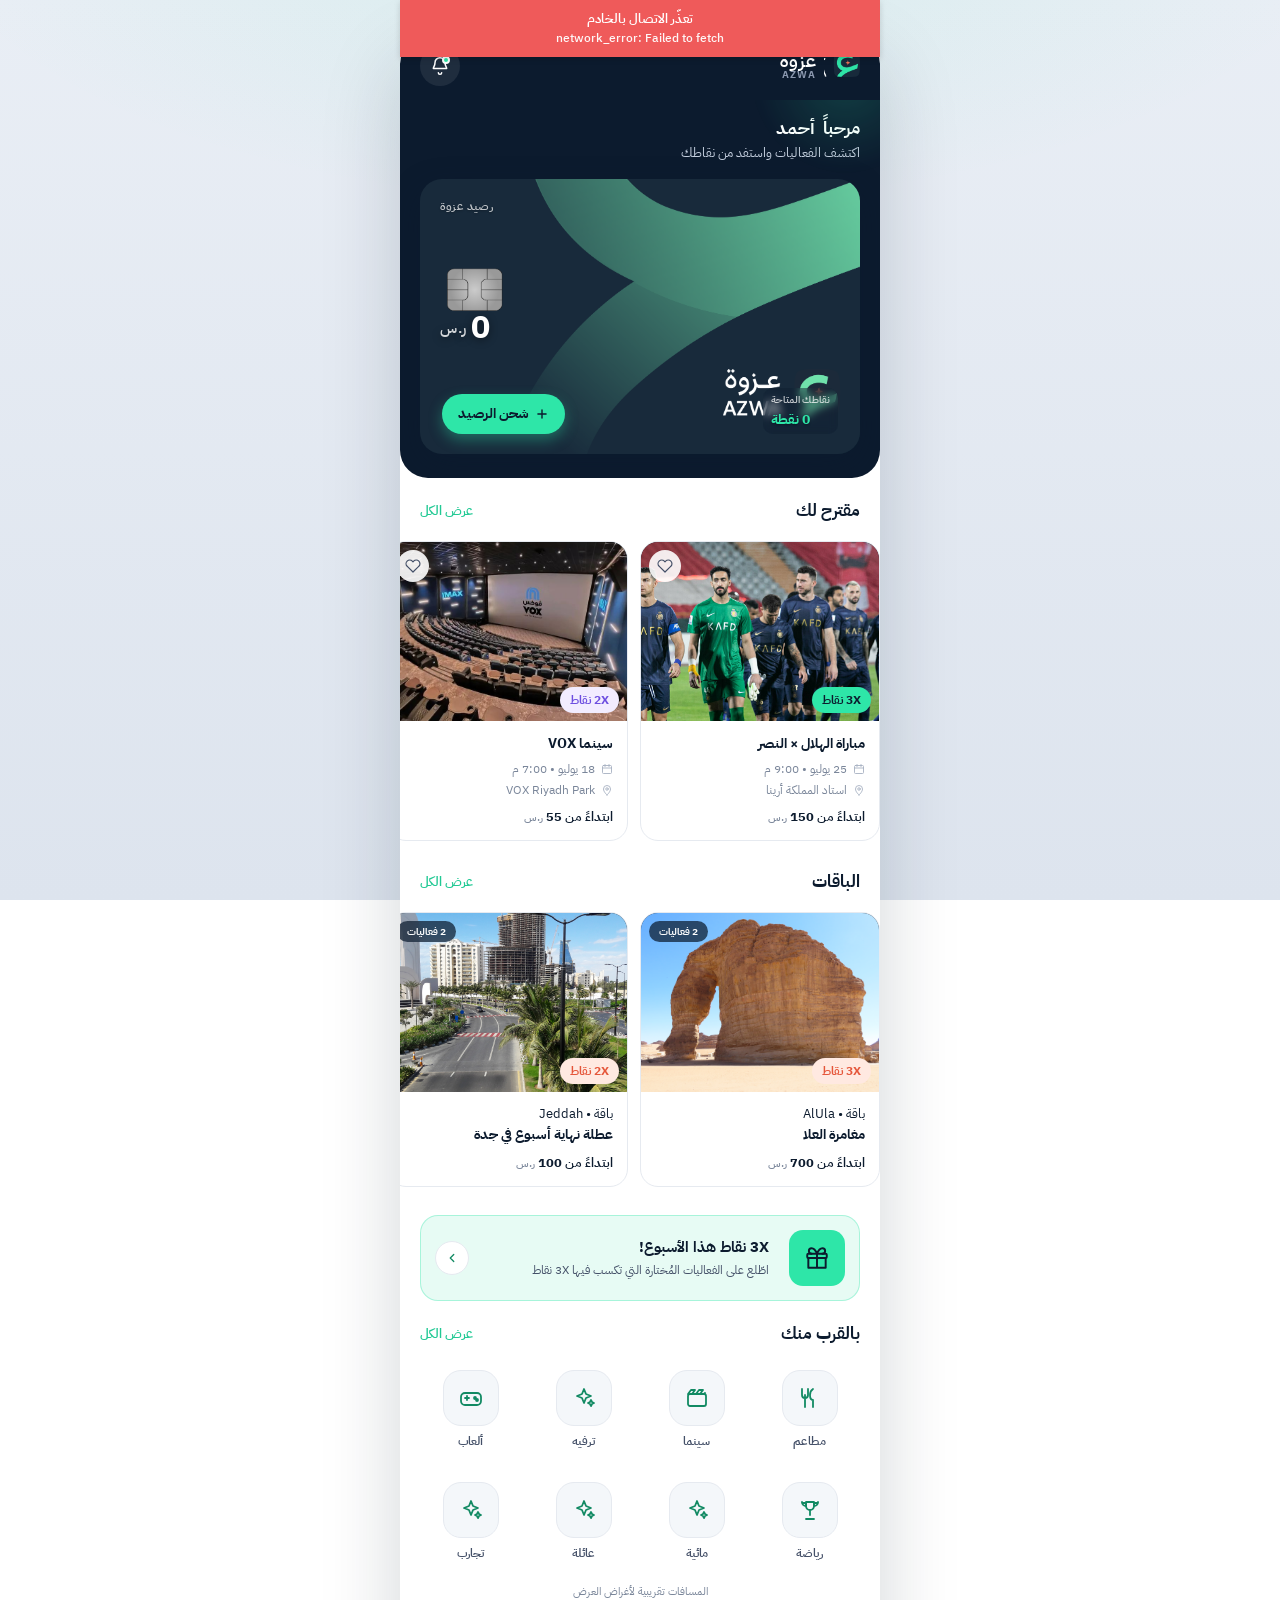
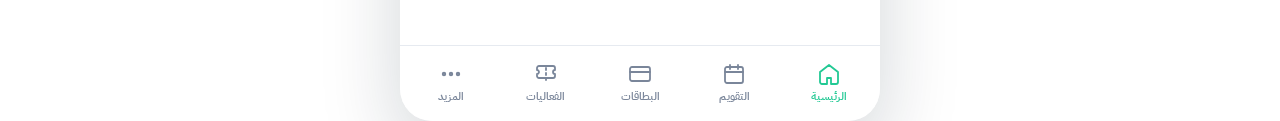
<file: index.html>
<!doctype html>
<html lang="ar" dir="rtl">
<head>
  <meta charset="UTF-8">
  <meta name="viewport" content="width=device-width, initial-scale=1, viewport-fit=cover">
  <meta name="theme-color" content="#0C1B2E">
  <title>عزوة | AZWA</title>
  <link rel="preconnect" href="https://fonts.googleapis.com">
  <link rel="preconnect" href="https://fonts.gstatic.com" crossorigin>
  <link href="https://fonts.googleapis.com/css2?family=IBM+Plex+Sans+Arabic:wght@400;500;600;700;800&display=swap" rel="stylesheet">
  <link rel="stylesheet" href="css/styles.css">
</head>
<body>
  <div class="app">
    <!-- Header (dark on home) -->
    <header class="app-header app-header--dark">
      <div class="brand" aria-label="عزوة">
        <span class="brand-icon" role="img" aria-label="عزوة"></span>
        <span class="brand-text"><b>عزوة</b><small>AZWA</small></span>
      </div>
      <div class="header-actions">
        <button class="icon-btn" aria-label="الإشعارات">
          <svg viewBox="0 0 24 24" width="20" height="20" fill="none" stroke="currentColor" stroke-width="1.8" stroke-linecap="round" stroke-linejoin="round">
            <path d="M6 8a6 6 0 1112 0c0 4 2 5 2 7H4c0-2 2-3 2-7z"/><path d="M10 20a2 2 0 004 0"/>
          </svg>
          <span class="badge-dot"></span>
        </button>
      </div>
    </header>

    <main class="main">
      <!-- Hero -->
      <section class="hero" aria-labelledby="hi">
        <div class="greet">
          <div>
            <div class="hi" id="hi">مرحباً <span data-bind="user-first">أحمد</span> </div>
            <div class="sub">اكتشف الفعاليات واستفد من نقاطك</div>
          </div>
        </div>

        <!-- Azwa payment card with overlaid balance/points/recharge -->
        <div class="azwa-card" role="img" aria-label="بطاقة عزوة">
          <img class="card-art" src="images/azwa-card.png" alt="">
          <div class="card-overlay">
            <div class="card-top">
              <span class="card-label">رصيد عزوة</span>
            </div>
            <div class="card-balance" data-bind="balance">1,280.50 <small>ر.س</small></div>
            <div class="card-footer">
              <div class="card-points">
                <span class="k">نقاطك المتاحة</span>
                <span class="v" data-bind="points-line">2,450 نقطة</span>
              </div>
              <button class="card-recharge" data-open="recharge" aria-label="شحن الرصيد">
                <svg viewBox="0 0 24 24" width="14" height="14" fill="none" stroke="currentColor" stroke-width="2.4" stroke-linecap="round"><path d="M12 5v14M5 12h14"/></svg>
                <span>شحن الرصيد</span>
              </button>
            </div>
          </div>
        </div>
      </section>

      <!-- Popular events -->
      <section class="section">
        <div class="section-head">
          <h2>مقترح لك</h2>
          <a class="link" href="events.html">عرض الكل</a>
        </div>
        <div class="event-scroller" data-render="popular"></div>
      </section>

      <!-- Packages / bundles -->
      <section class="section" style="padding-top:0">
        <div class="section-head">
          <h2>الباقات</h2>
          <a class="link" href="events.html">عرض الكل</a>
        </div>
        <div class="event-scroller" data-render="packages"></div>
      </section>

      <!-- Promo: tap to filter events to only 3X-points activities -->
      <a class="promo" href="events.html?mult=3X">
        <div class="gift">
          <svg viewBox="0 0 24 24" width="26" height="26" fill="none" stroke="currentColor" stroke-width="1.8" stroke-linecap="round" stroke-linejoin="round"><rect x="3" y="8" width="18" height="4" rx="1"/><path d="M12 8v13M20 12v9H4v-9M7 8a2.5 2.5 0 010-5C10 3 12 8 12 8s2-5 5-5a2.5 2.5 0 010 5"/></svg>
        </div>
        <div>
          <div class="title">3X نقاط هذا الأسبوع!</div>
          <div class="desc">اطّلع على الفعاليات المُختارة التي تكسب فيها 3X نقاط</div>
        </div>
        <span class="go">
          <svg viewBox="0 0 24 24" width="14" height="14" fill="none" stroke="currentColor" stroke-width="2.2" stroke-linecap="round" stroke-linejoin="round"><path d="M15 6l-6 6 6 6"/></svg>
        </span>
      </a>

      <!-- Nearby categories -->
      <section class="section">
        <div class="section-head">
          <h2>بالقرب منك</h2>
          <a class="link" href="map.html">عرض الكل</a>
        </div>
        <div class="cat-grid" data-render="nearby-cats"></div>
        <div class="empty" style="padding:12px 4px 0;font-size:11px">المسافات تقريبية لأغراض العرض</div>
      </section>
    </main>

    <!-- Bottom nav -->
    <nav class="bottom-nav" aria-label="التنقل">
      <a class="nav-item" href="index.html">
        <span class="ic"><svg viewBox="0 0 24 24" fill="none" stroke="currentColor" stroke-width="1.8" stroke-linecap="round" stroke-linejoin="round"><path d="M3 10l9-7 9 7v10a2 2 0 01-2 2h-5v-6h-4v6H5a2 2 0 01-2-2V10z"/></svg></span>
        <span>الرئيسية</span>
      </a>
      <a class="nav-item" href="calendar.html">
        <span class="ic"><svg viewBox="0 0 24 24" fill="none" stroke="currentColor" stroke-width="1.8" stroke-linecap="round" stroke-linejoin="round"><rect x="3" y="5" width="18" height="16" rx="2"/><path d="M16 3v4M8 3v4M3 10h18"/></svg></span>
        <span>التقويم</span>
      </a>
      <a class="nav-item" href="cards.html">
        <span class="ic"><svg viewBox="0 0 24 24" fill="none" stroke="currentColor" stroke-width="1.8" stroke-linecap="round" stroke-linejoin="round"><rect x="2" y="5" width="20" height="14" rx="2"/><path d="M2 10h20"/></svg></span>
        <span>البطاقات</span>
      </a>
      <a class="nav-item" href="events.html">
        <span class="ic"><svg viewBox="0 0 24 24" fill="none" stroke="currentColor" stroke-width="1.8" stroke-linecap="round" stroke-linejoin="round"><path d="M3 8V6a2 2 0 012-2h14a2 2 0 012 2v2a2 2 0 100 4v2a2 2 0 01-2 2H5a2 2 0 01-2-2v-2a2 2 0 100-4z"/><path d="M12 6v12" stroke-dasharray="2 3"/></svg></span>
        <span>الفعاليات</span>
      </a>
      <a class="nav-item" href="more.html">
        <span class="ic"><svg viewBox="0 0 24 24" fill="none" stroke="currentColor" stroke-width="2.4" stroke-linecap="round" stroke-linejoin="round"><circle cx="5" cy="12" r="1"/><circle cx="12" cy="12" r="1"/><circle cx="19" cy="12" r="1"/></svg></span>
        <span>المزيد</span>
      </a>
    </nav>

  </div>

  <script type="module" src="js/app.js"></script>
</body>
</html>
</file>
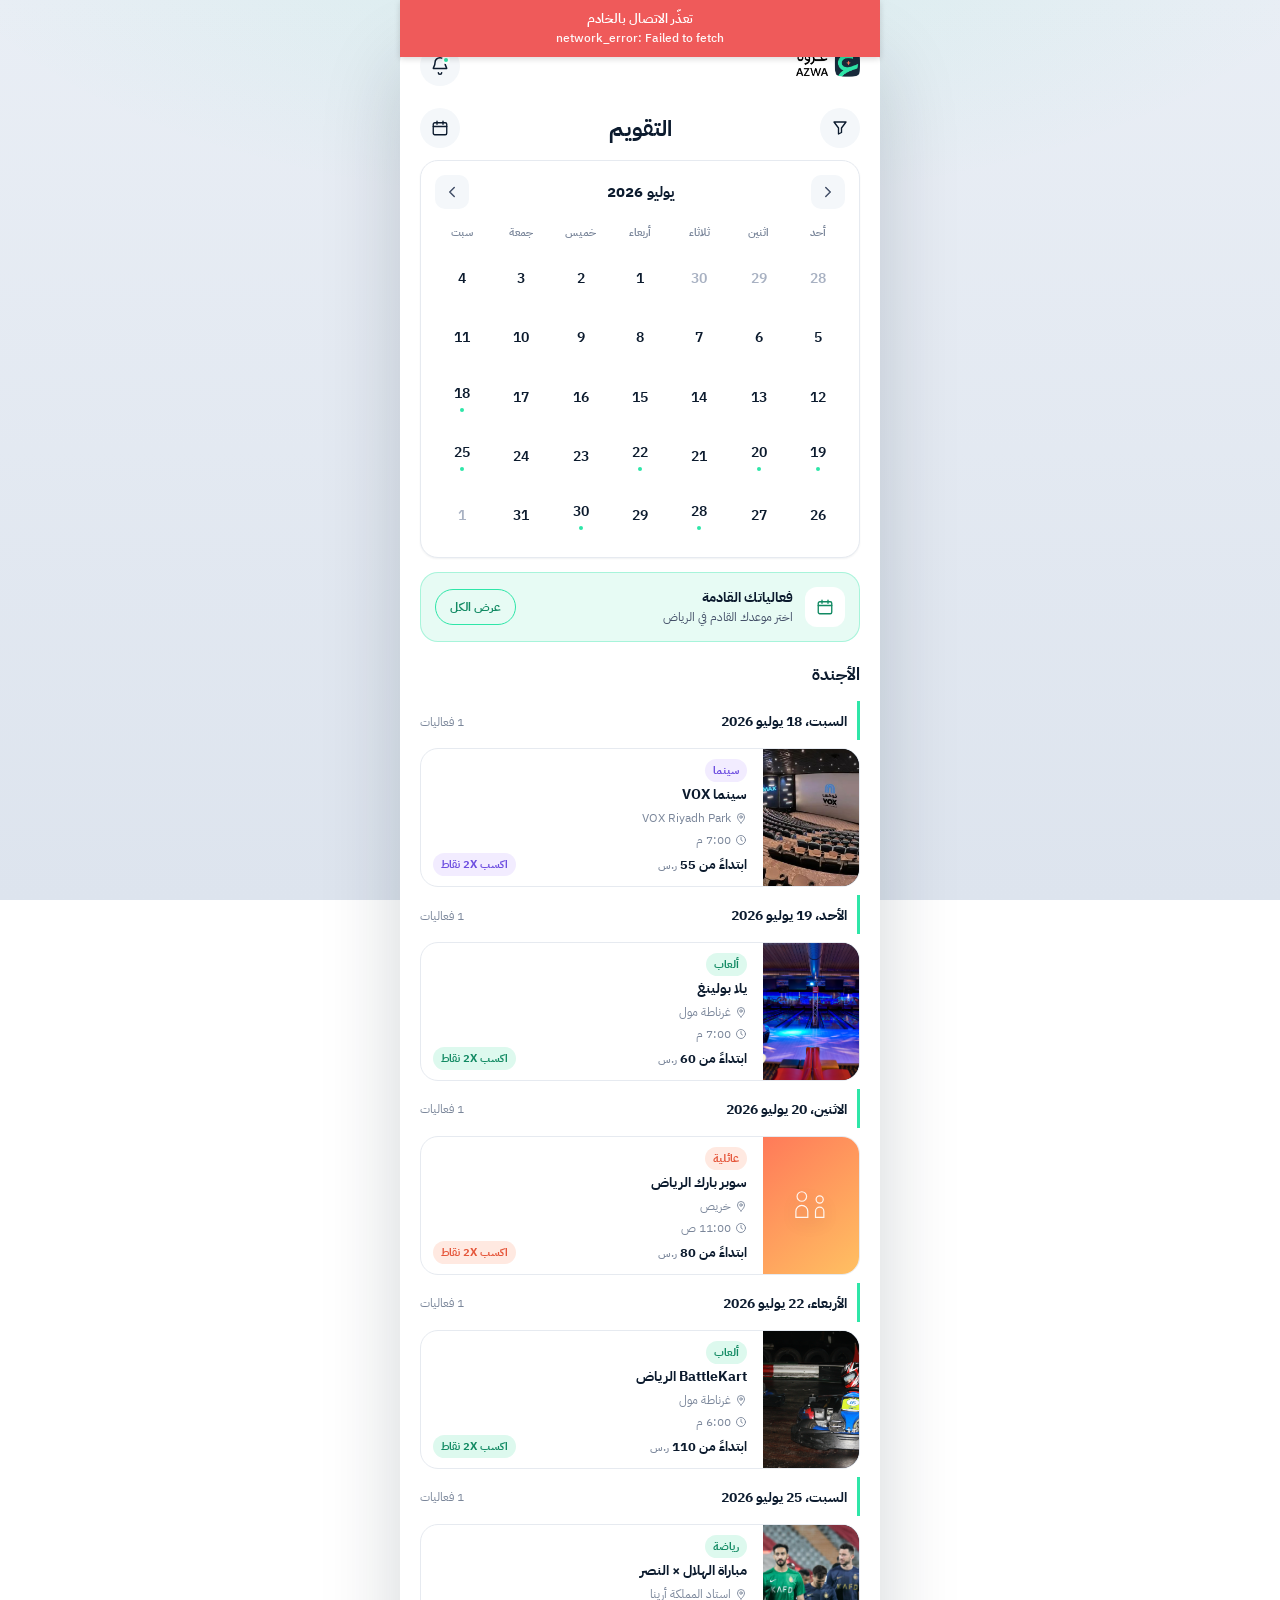
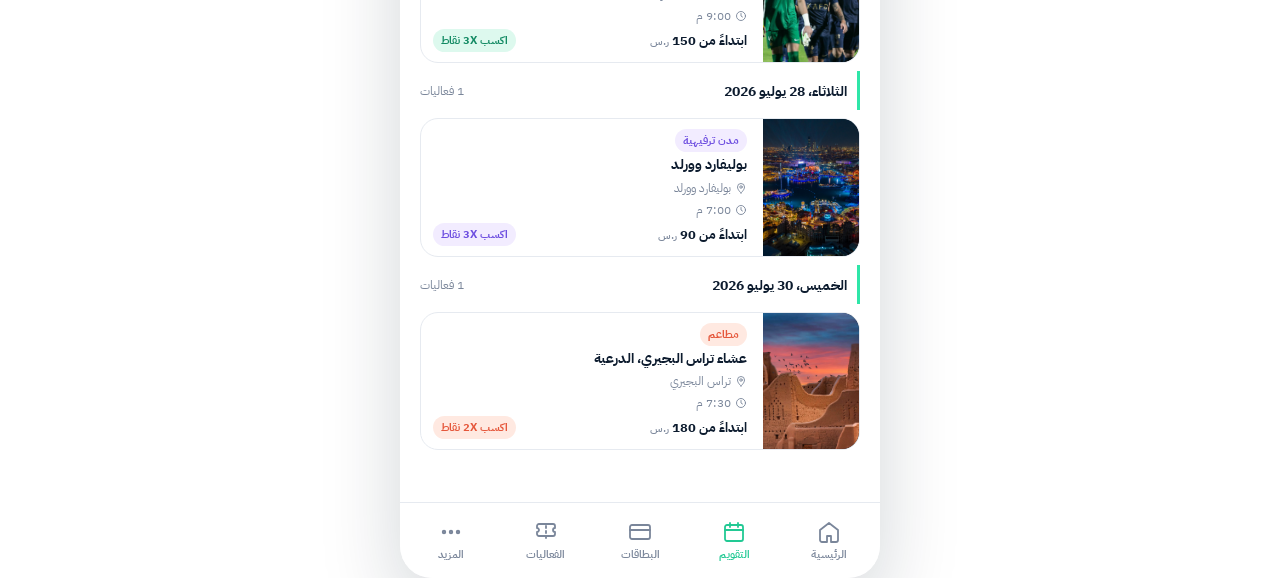
<file: calendar.html>
<!doctype html>
<html lang="ar" dir="rtl">
<head>
  <meta charset="UTF-8">
  <meta name="viewport" content="width=device-width, initial-scale=1, viewport-fit=cover">
  <meta name="theme-color" content="#0C1B2E">
  <title>التقويم | عزوة</title>
  <link rel="preconnect" href="https://fonts.googleapis.com">
  <link rel="preconnect" href="https://fonts.gstatic.com" crossorigin>
  <link href="https://fonts.googleapis.com/css2?family=IBM+Plex+Sans+Arabic:wght@400;500;600;700;800&display=swap" rel="stylesheet">
  <link rel="stylesheet" href="css/styles.css">
</head>
<body>
  <div class="app">
    <header class="app-header">
      <div class="brand" aria-label="عزوة">
        <img class="brand-logo" src="images/logo-dark.png" alt="عزوة AZWA">
      </div>
      <div class="header-actions">
        <button class="icon-btn" aria-label="الإشعارات">
          <svg viewBox="0 0 24 24" width="20" height="20" fill="none" stroke="currentColor" stroke-width="1.8" stroke-linecap="round" stroke-linejoin="round">
            <path d="M6 8a6 6 0 1112 0c0 4 2 5 2 7H4c0-2 2-3 2-7z"/><path d="M10 20a2 2 0 004 0"/>
          </svg>
          <span class="badge-dot"></span>
        </button>
      </div>
    </header>

    <main class="main">
      <div class="page-title">
        <button class="icon-btn" aria-label="تصفية">
          <svg viewBox="0 0 24 24" width="18" height="18" fill="none" stroke="currentColor" stroke-width="1.8" stroke-linecap="round" stroke-linejoin="round">
            <path d="M4 4h16l-6 8v6l-4 2v-8L4 4z"/>
          </svg>
        </button>
        <h1>التقويم</h1>
        <div class="actions">
          <button class="icon-btn" aria-label="اليوم">
            <svg viewBox="0 0 24 24" width="18" height="18" fill="none" stroke="currentColor" stroke-width="1.8" stroke-linecap="round" stroke-linejoin="round">
              <rect x="3" y="5" width="18" height="16" rx="2"/><path d="M16 3v4M8 3v4M3 10h18"/>
            </svg>
          </button>
        </div>
      </div>

      <div class="cal-card" data-render="calendar"></div>

      <div class="upcoming">
        <span class="ic-wrap">
          <svg viewBox="0 0 24 24" width="18" height="18" fill="none" stroke="currentColor" stroke-width="1.8" stroke-linecap="round" stroke-linejoin="round">
            <rect x="3" y="5" width="18" height="16" rx="2"/><path d="M16 3v4M8 3v4M3 10h18"/>
          </svg>
        </span>
        <div>
          <div class="title">فعالياتك القادمة</div>
          <div class="desc">اختر موعدك القادم في الرياض</div>
        </div>
        <a href="events.html" class="link">عرض الكل</a>
      </div>

      <div class="section">
        <div class="section-head">
          <h2>الأجندة</h2>
        </div>
        <div data-agenda></div>
      </div>
    </main>

    <nav class="bottom-nav" aria-label="التنقل">
      <a class="nav-item" href="index.html">
        <span class="ic"><svg viewBox="0 0 24 24" fill="none" stroke="currentColor" stroke-width="1.8" stroke-linecap="round" stroke-linejoin="round"><path d="M3 10l9-7 9 7v10a2 2 0 01-2 2h-5v-6h-4v6H5a2 2 0 01-2-2V10z"/></svg></span>
        <span>الرئيسية</span>
      </a>
      <a class="nav-item" href="calendar.html">
        <span class="ic"><svg viewBox="0 0 24 24" fill="none" stroke="currentColor" stroke-width="1.8" stroke-linecap="round" stroke-linejoin="round"><rect x="3" y="5" width="18" height="16" rx="2"/><path d="M16 3v4M8 3v4M3 10h18"/></svg></span>
        <span>التقويم</span>
      </a>
      <a class="nav-item" href="cards.html">
        <span class="ic"><svg viewBox="0 0 24 24" fill="none" stroke="currentColor" stroke-width="1.8" stroke-linecap="round" stroke-linejoin="round"><rect x="2" y="5" width="20" height="14" rx="2"/><path d="M2 10h20"/></svg></span>
        <span>البطاقات</span>
      </a>
      <a class="nav-item" href="events.html">
        <span class="ic"><svg viewBox="0 0 24 24" fill="none" stroke="currentColor" stroke-width="1.8" stroke-linecap="round" stroke-linejoin="round"><path d="M3 8V6a2 2 0 012-2h14a2 2 0 012 2v2a2 2 0 100 4v2a2 2 0 01-2 2H5a2 2 0 01-2-2v-2a2 2 0 100-4z"/><path d="M12 6v12" stroke-dasharray="2 3"/></svg></span>
        <span>الفعاليات</span>
      </a>
      <a class="nav-item" href="more.html">
        <span class="ic"><svg viewBox="0 0 24 24" fill="none" stroke="currentColor" stroke-width="2.4" stroke-linecap="round" stroke-linejoin="round"><circle cx="5" cy="12" r="1"/><circle cx="12" cy="12" r="1"/><circle cx="19" cy="12" r="1"/></svg></span>
        <span>المزيد</span>
      </a>
    </nav>
  </div>

  <script type="module" src="js/app.js"></script>
</body>
</html>
</file>
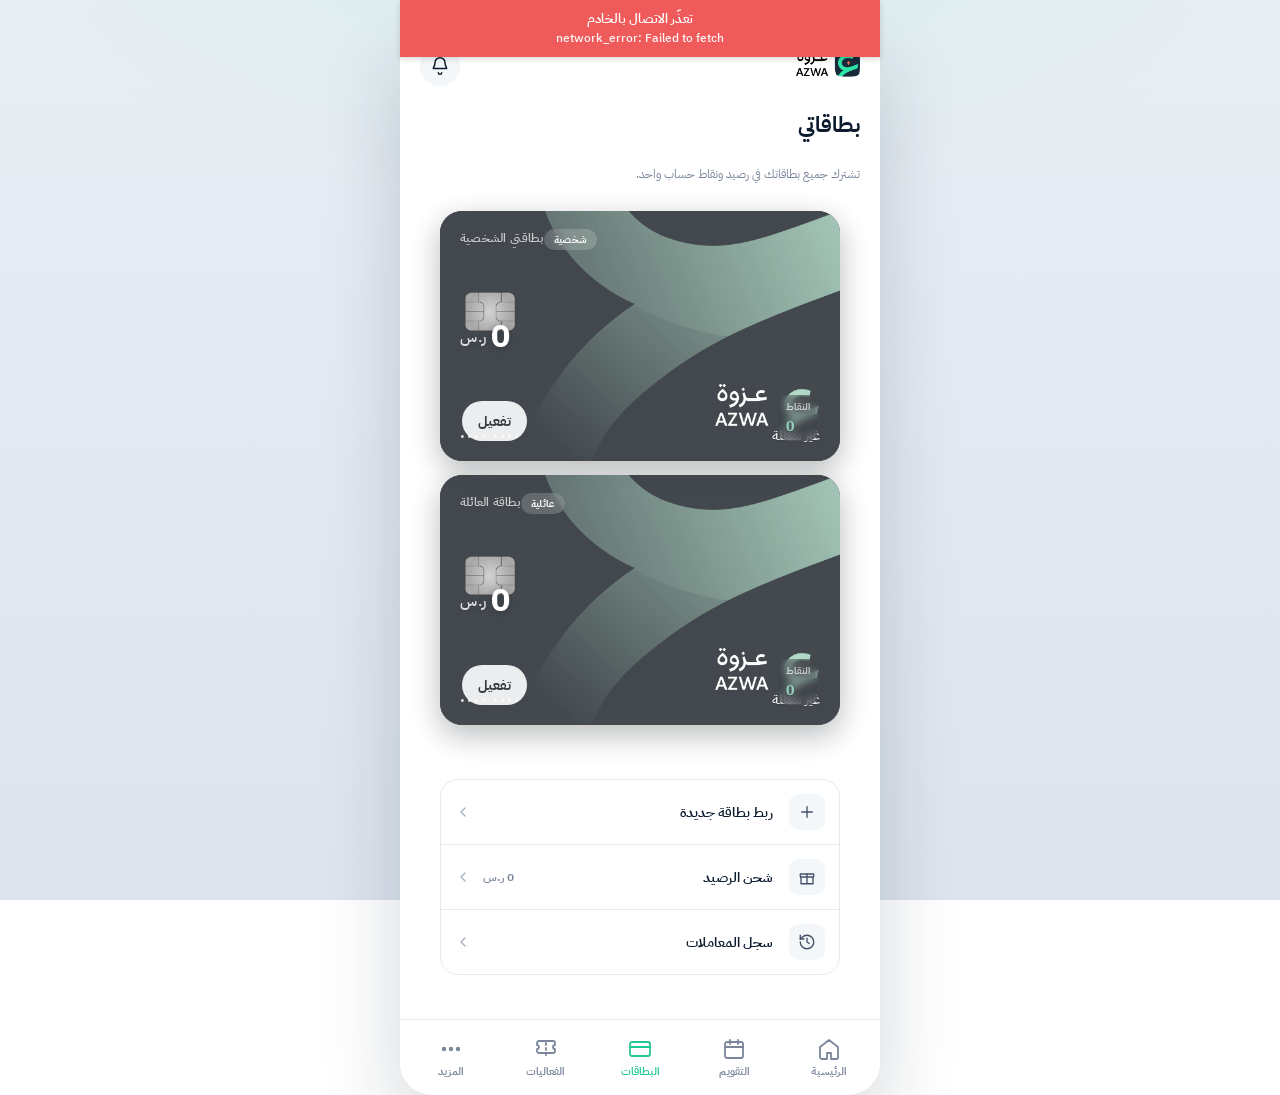
<file: cards.html>
<!doctype html>
<html lang="ar" dir="rtl">
<head>
  <meta charset="UTF-8">
  <meta name="viewport" content="width=device-width, initial-scale=1, viewport-fit=cover">
  <meta name="theme-color" content="#0C1B2E">
  <title>بطاقاتي | عزوة</title>
  <link rel="preconnect" href="https://fonts.googleapis.com">
  <link rel="preconnect" href="https://fonts.gstatic.com" crossorigin>
  <link href="https://fonts.googleapis.com/css2?family=IBM+Plex+Sans+Arabic:wght@400;500;600;700;800&display=swap" rel="stylesheet">
  <link rel="stylesheet" href="css/styles.css">
</head>
<body>
  <div class="app">
    <header class="app-header">
      <div class="brand" aria-label="عزوة">
        <img class="brand-logo" src="images/logo-dark.png" alt="عزوة AZWA">
      </div>
      <div class="header-actions">
        <button class="icon-btn" aria-label="الإشعارات">
          <svg viewBox="0 0 24 24" width="20" height="20" fill="none" stroke="currentColor" stroke-width="1.8" stroke-linecap="round" stroke-linejoin="round">
            <path d="M6 8a6 6 0 1112 0c0 4 2 5 2 7H4c0-2 2-3 2-7z"/><path d="M10 20a2 2 0 004 0"/>
          </svg>
        </button>
      </div>
    </header>

    <main class="main">
      <div class="page-title">
        <h1>بطاقاتي</h1>
      </div>

      <p class="empty" style="padding:0 20px 8px;text-align:start;font-size:12px">
        تشترك جميع بطاقاتك في رصيد ونقاط حساب واحد.
      </p>

      <section class="section" style="padding-top:8px">
        <div class="card-list" data-render="cards"></div>
      </section>

      <section class="section">
        <div class="menu-list">
          <button class="menu-row" data-open="link-card">
            <span class="ic-wrap">
              <svg viewBox="0 0 24 24" width="18" height="18" fill="none" stroke="currentColor" stroke-width="1.8" stroke-linecap="round" stroke-linejoin="round"><path d="M12 5v14M5 12h14"/></svg>
            </span>
            <span>ربط بطاقة جديدة</span>
            <span></span>
            <span class="chev">
              <svg viewBox="0 0 24 24" width="16" height="16" fill="none" stroke="currentColor" stroke-width="2" stroke-linecap="round" stroke-linejoin="round"><path d="M15 18l-6-6 6-6"/></svg>
            </span>
          </button>
          <button class="menu-row" data-open="recharge">
            <span class="ic-wrap">
              <svg viewBox="0 0 24 24" width="18" height="18" fill="none" stroke="currentColor" stroke-width="1.8" stroke-linecap="round" stroke-linejoin="round"><rect x="3" y="8" width="18" height="4" rx="1"/><path d="M12 8v13M20 12v9H4v-9"/></svg>
            </span>
            <span>شحن الرصيد</span>
            <span data-bind="balance-inline" style="font-size:12px;color:var(--ink-3)">0 ر.س</span>
            <span class="chev">
              <svg viewBox="0 0 24 24" width="16" height="16" fill="none" stroke="currentColor" stroke-width="2" stroke-linecap="round" stroke-linejoin="round"><path d="M15 18l-6-6 6-6"/></svg>
            </span>
          </button>
          <a class="menu-row" href="more.html">
            <span class="ic-wrap">
              <svg viewBox="0 0 24 24" width="18" height="18" fill="none" stroke="currentColor" stroke-width="1.8" stroke-linecap="round" stroke-linejoin="round"><path d="M3 12a9 9 0 109-9 9 9 0 00-6.4 2.7L3 8"/><path d="M3 3v5h5M12 7v5l3 2"/></svg>
            </span>
            <span>سجل المعاملات</span>
            <span></span>
            <span class="chev">
              <svg viewBox="0 0 24 24" width="16" height="16" fill="none" stroke="currentColor" stroke-width="2" stroke-linecap="round" stroke-linejoin="round"><path d="M15 18l-6-6 6-6"/></svg>
            </span>
          </a>
        </div>
      </section>
    </main>

    <nav class="bottom-nav" aria-label="التنقل">
      <a class="nav-item" href="index.html">
        <span class="ic"><svg viewBox="0 0 24 24" fill="none" stroke="currentColor" stroke-width="1.8" stroke-linecap="round" stroke-linejoin="round"><path d="M3 10l9-7 9 7v10a2 2 0 01-2 2h-5v-6h-4v6H5a2 2 0 01-2-2V10z"/></svg></span>
        <span>الرئيسية</span>
      </a>
      <a class="nav-item" href="calendar.html">
        <span class="ic"><svg viewBox="0 0 24 24" fill="none" stroke="currentColor" stroke-width="1.8" stroke-linecap="round" stroke-linejoin="round"><rect x="3" y="5" width="18" height="16" rx="2"/><path d="M16 3v4M8 3v4M3 10h18"/></svg></span>
        <span>التقويم</span>
      </a>
      <a class="nav-item" href="cards.html">
        <span class="ic"><svg viewBox="0 0 24 24" fill="none" stroke="currentColor" stroke-width="1.8" stroke-linecap="round" stroke-linejoin="round"><rect x="2" y="5" width="20" height="14" rx="2"/><path d="M2 10h20"/></svg></span>
        <span>البطاقات</span>
      </a>
      <a class="nav-item" href="events.html">
        <span class="ic"><svg viewBox="0 0 24 24" fill="none" stroke="currentColor" stroke-width="1.8" stroke-linecap="round" stroke-linejoin="round"><path d="M3 8V6a2 2 0 012-2h14a2 2 0 012 2v2a2 2 0 100 4v2a2 2 0 01-2 2H5a2 2 0 01-2-2v-2a2 2 0 100-4z"/><path d="M12 6v12" stroke-dasharray="2 3"/></svg></span>
        <span>الفعاليات</span>
      </a>
      <a class="nav-item" href="more.html">
        <span class="ic"><svg viewBox="0 0 24 24" fill="none" stroke="currentColor" stroke-width="2.4" stroke-linecap="round" stroke-linejoin="round"><circle cx="5" cy="12" r="1"/><circle cx="12" cy="12" r="1"/><circle cx="19" cy="12" r="1"/></svg></span>
        <span>المزيد</span>
      </a>
    </nav>
  </div>

  <script type="module" src="js/app.js"></script>
</body>
</html>
</file>
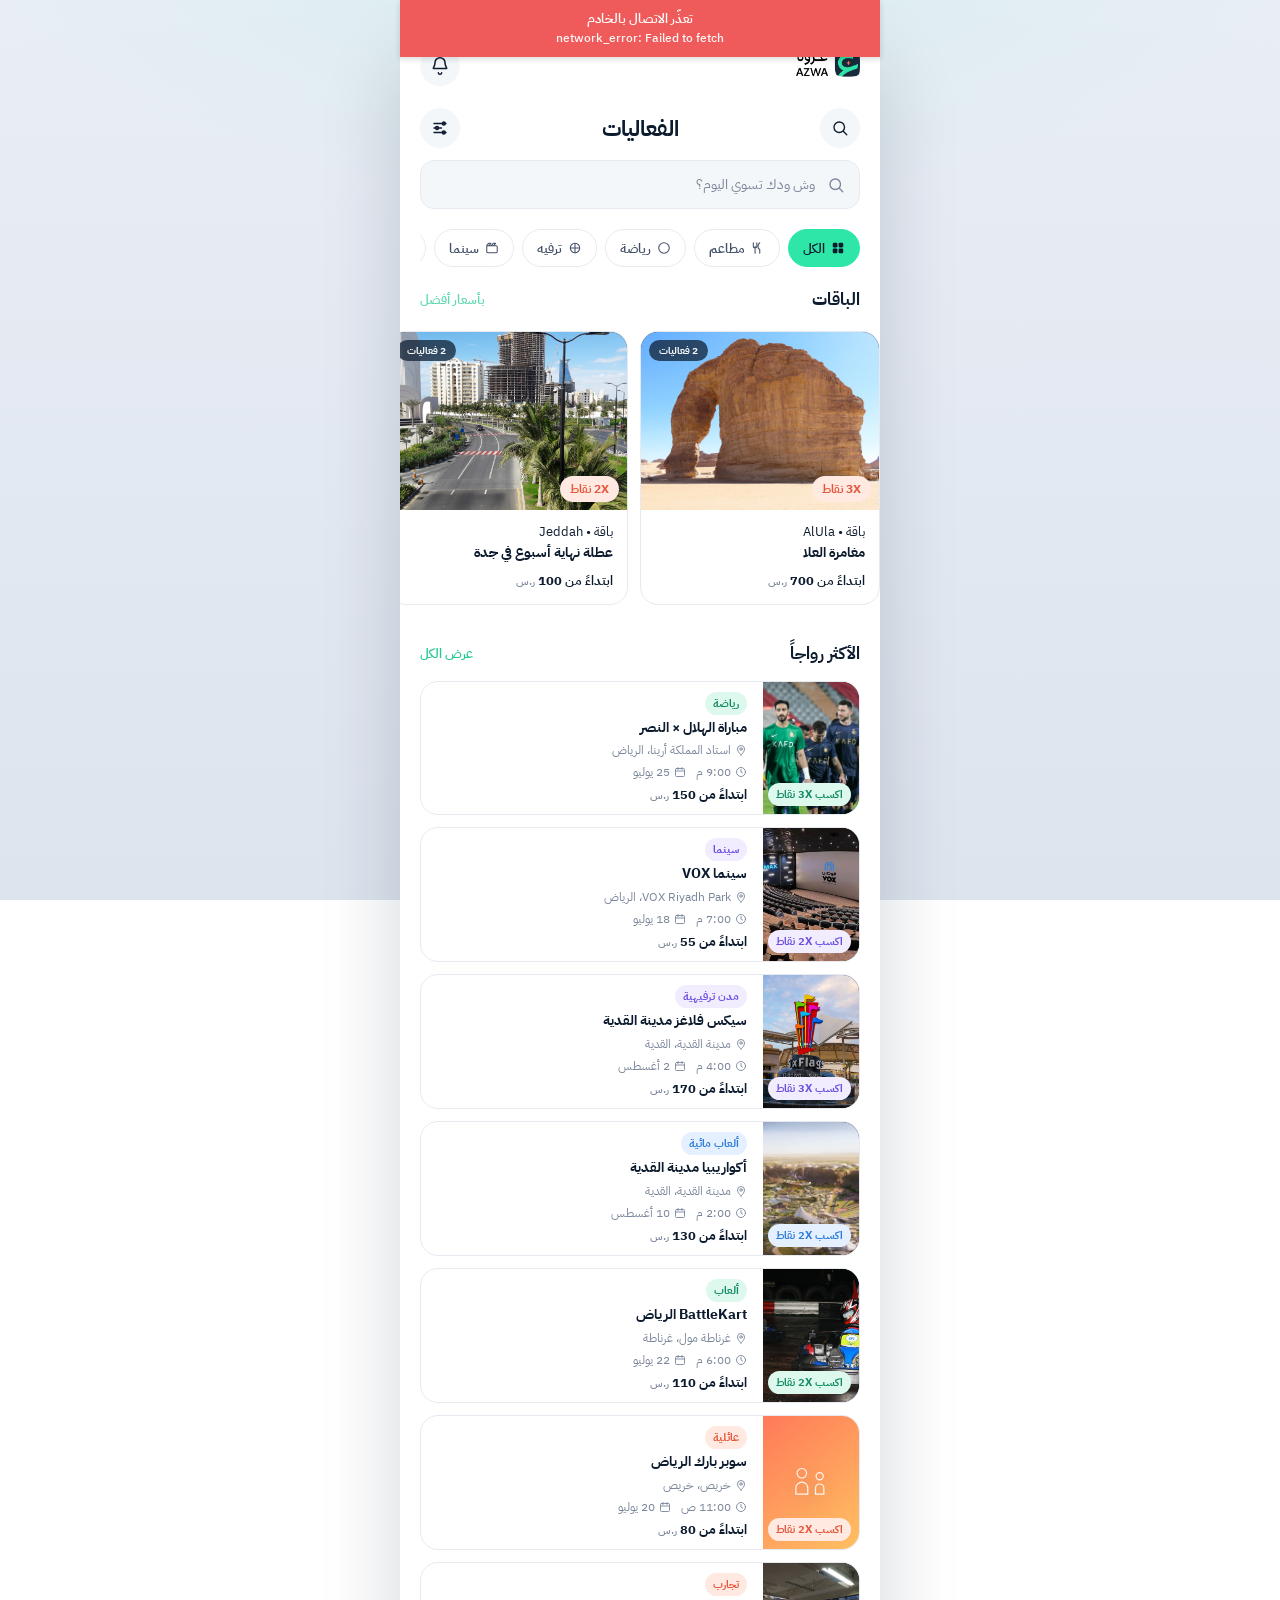
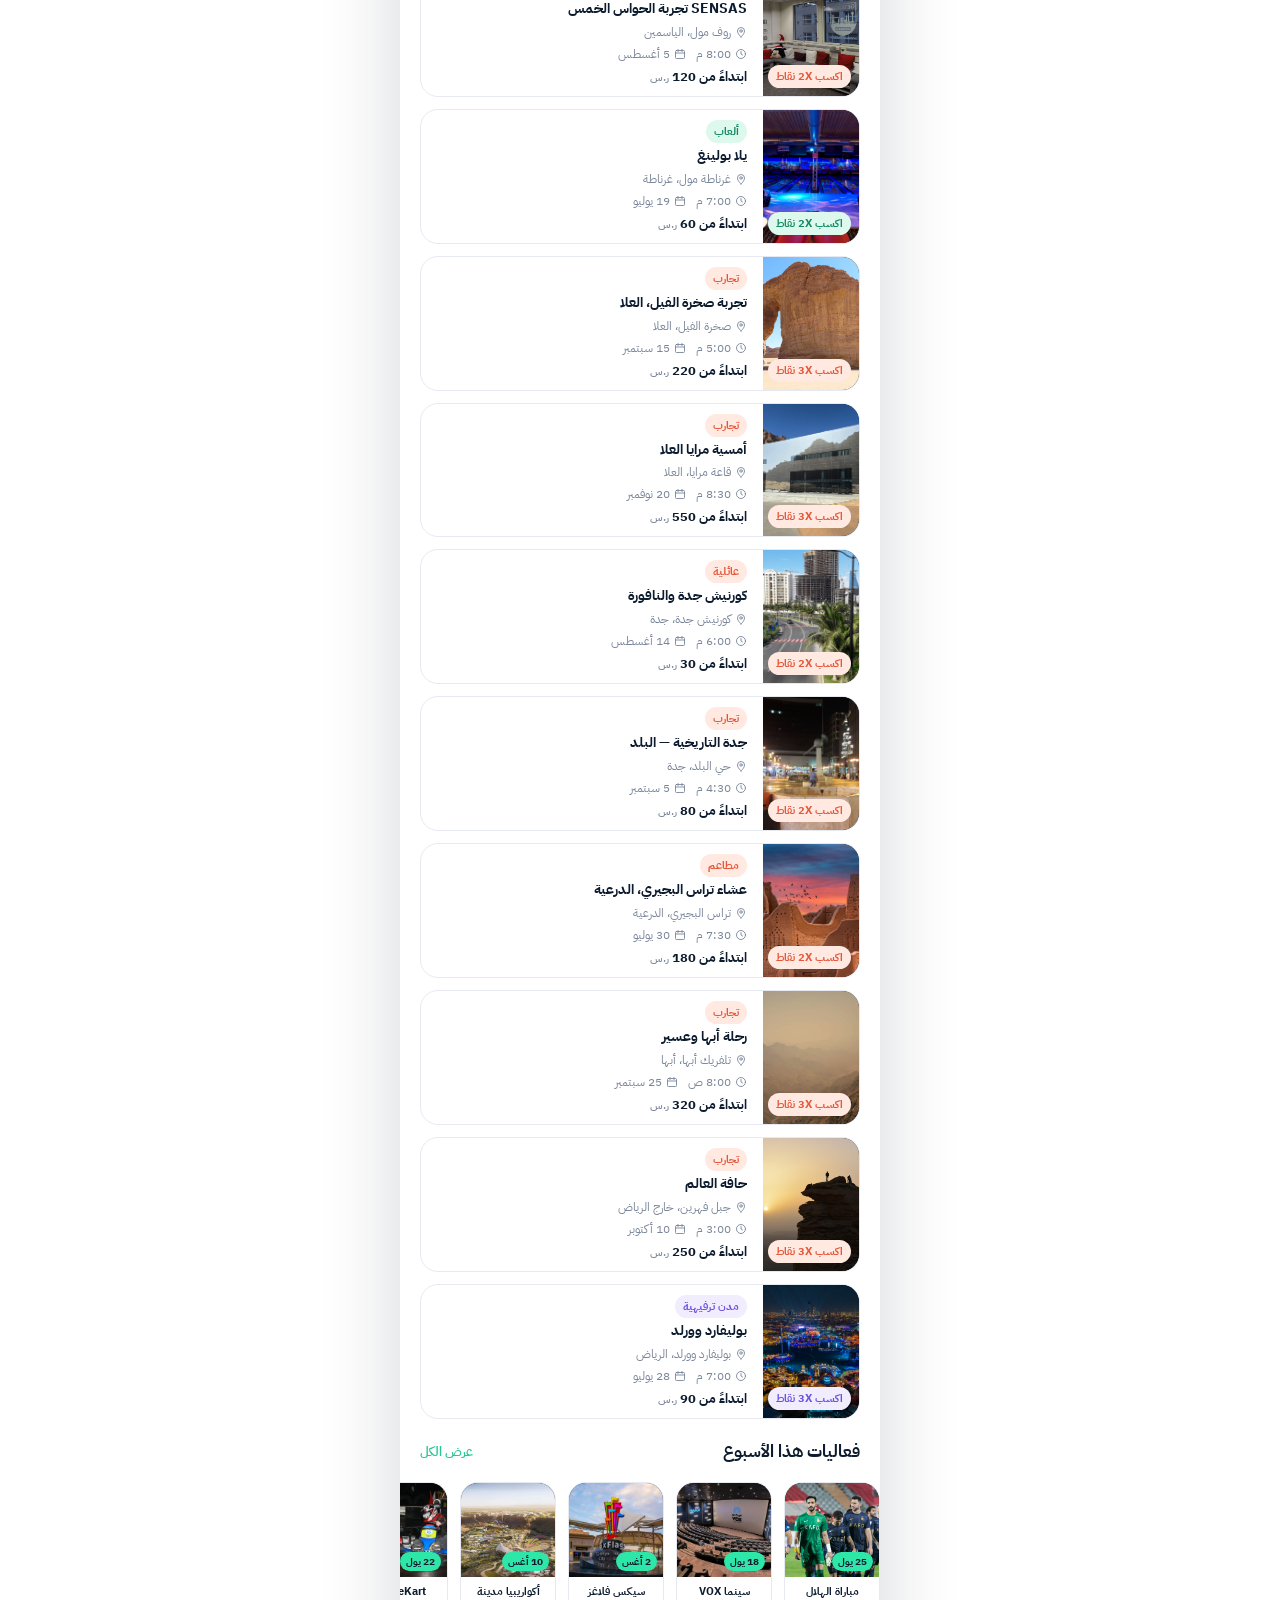
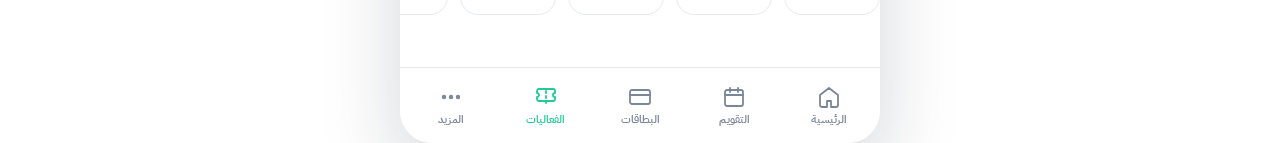
<file: events.html>
<!doctype html>
<html lang="ar" dir="rtl">
<head>
  <meta charset="UTF-8">
  <meta name="viewport" content="width=device-width, initial-scale=1, viewport-fit=cover">
  <meta name="theme-color" content="#0C1B2E">
  <title>الفعاليات | عزوة</title>
  <link rel="preconnect" href="https://fonts.googleapis.com">
  <link rel="preconnect" href="https://fonts.gstatic.com" crossorigin>
  <link href="https://fonts.googleapis.com/css2?family=IBM+Plex+Sans+Arabic:wght@400;500;600;700;800&display=swap" rel="stylesheet">
  <link rel="stylesheet" href="css/styles.css">
</head>
<body>
  <div class="app">
    <header class="app-header">
      <div class="brand" aria-label="عزوة">
        <img class="brand-logo" src="images/logo-dark.png" alt="عزوة AZWA">
      </div>
      <div class="header-actions">
        <button class="icon-btn" aria-label="الإشعارات">
          <svg viewBox="0 0 24 24" width="20" height="20" fill="none" stroke="currentColor" stroke-width="1.8" stroke-linecap="round" stroke-linejoin="round">
            <path d="M6 8a6 6 0 1112 0c0 4 2 5 2 7H4c0-2 2-3 2-7z"/><path d="M10 20a2 2 0 004 0"/>
          </svg>
        </button>
      </div>
    </header>

    <main class="main">
      <div class="page-title">
        <button class="icon-btn" aria-label="بحث">
          <svg viewBox="0 0 24 24" width="18" height="18" fill="none" stroke="currentColor" stroke-width="1.8" stroke-linecap="round" stroke-linejoin="round">
            <circle cx="11" cy="11" r="7"/><path d="M21 21l-4.3-4.3"/>
          </svg>
        </button>
        <h1>الفعاليات</h1>
        <div class="actions">
          <button class="icon-btn" aria-label="تصفية">
            <svg viewBox="0 0 24 24" width="18" height="18" fill="none" stroke="currentColor" stroke-width="1.8" stroke-linecap="round" stroke-linejoin="round">
              <path d="M4 6h16M4 12h10M4 18h16"/><circle cx="17" cy="6" r="2"/><circle cx="8" cy="12" r="2"/><circle cx="17" cy="18" r="2"/>
            </svg>
          </button>
        </div>
      </div>

      <div style="padding:0 20px 8px">
        <div class="search">
          <svg viewBox="0 0 24 24" width="18" height="18" fill="none" stroke="currentColor" stroke-width="1.8" stroke-linecap="round" stroke-linejoin="round">
            <circle cx="11" cy="11" r="7"/><path d="M21 21l-4.3-4.3"/>
          </svg>
          <input type="search" placeholder="وش ودك تسوي اليوم؟" data-events-search aria-label="بحث">
        </div>
      </div>

      <div class="filters">
        <div class="chip-row" role="tablist" aria-label="التصنيفات">
          <button class="chip" data-filter-cat="all">
            <svg viewBox="0 0 24 24" width="14" height="14" fill="currentColor"><rect x="3" y="3" width="8" height="8" rx="2"/><rect x="13" y="3" width="8" height="8" rx="2"/><rect x="3" y="13" width="8" height="8" rx="2"/><rect x="13" y="13" width="8" height="8" rx="2"/></svg>
            الكل
          </button>
          <button class="chip" data-filter-cat="food">
            <svg viewBox="0 0 24 24" width="14" height="14" fill="none" stroke="currentColor" stroke-width="1.8" stroke-linecap="round" stroke-linejoin="round"><path d="M4 3v6a3 3 0 006 0V3M7 9v12M15 3c-1.5 1-3 3-3 6s1 5 3 5v7"/></svg>
            مطاعم
          </button>
          <button class="chip" data-filter-cat="sport">
            <svg viewBox="0 0 24 24" width="14" height="14" fill="none" stroke="currentColor" stroke-width="1.8" stroke-linecap="round" stroke-linejoin="round"><circle cx="12" cy="12" r="9"/></svg>
            رياضة
          </button>
          <button class="chip" data-filter-cat="themepark">
            <svg viewBox="0 0 24 24" width="14" height="14" fill="none" stroke="currentColor" stroke-width="1.8" stroke-linecap="round" stroke-linejoin="round"><circle cx="12" cy="12" r="8"/><path d="M4 12h16M12 4v16"/></svg>
            ترفيه
          </button>
          <button class="chip" data-filter-cat="cinema">
            <svg viewBox="0 0 24 24" width="14" height="14" fill="none" stroke="currentColor" stroke-width="1.8" stroke-linecap="round" stroke-linejoin="round"><rect x="3" y="8" width="18" height="12" rx="2"/><path d="M3 8l3-4h4l-3 4M11 8l3-4h4l-3 4"/></svg>
            سينما
          </button>
          <button class="chip" data-filter-cat="games">
            <svg viewBox="0 0 24 24" width="14" height="14" fill="none" stroke="currentColor" stroke-width="1.8" stroke-linecap="round" stroke-linejoin="round"><rect x="2" y="7" width="20" height="12" rx="4"/><path d="M6 12h4M8 10v4"/><circle cx="16" cy="12" r="1"/><circle cx="18" cy="14" r="1"/></svg>
            ألعاب
          </button>
          <button class="chip" data-filter-cat="experience">
            <svg viewBox="0 0 24 24" width="14" height="14" fill="none" stroke="currentColor" stroke-width="1.8" stroke-linecap="round" stroke-linejoin="round"><path d="M12 3l2 5 5 2-5 2-2 5-2-5-5-2 5-2 2-5z"/></svg>
            تجارب
          </button>
        </div>
      </div>

      <section class="section" style="padding-top:8px">
        <div class="section-head">
          <h2>الباقات</h2>
          <span class="link" style="opacity:.7;cursor:default">بأسعار أفضل</span>
        </div>
        <div class="event-scroller" data-render="packages"></div>
      </section>

      <section class="section" style="padding-top:8px">
        <div class="section-head">
          <h2>الأكثر رواجاً</h2>
          <a class="link" href="#">عرض الكل</a>
        </div>
        <div class="event-list" data-render="events-list"></div>
      </section>

      <section class="section" style="padding-top:0">
        <div class="section-head">
          <h2>فعاليات هذا الأسبوع</h2>
          <a class="link" href="#">عرض الكل</a>
        </div>
        <div class="event-scroller" data-render="week-strip"></div>
      </section>
    </main>

    <nav class="bottom-nav" aria-label="التنقل">
      <a class="nav-item" href="index.html">
        <span class="ic"><svg viewBox="0 0 24 24" fill="none" stroke="currentColor" stroke-width="1.8" stroke-linecap="round" stroke-linejoin="round"><path d="M3 10l9-7 9 7v10a2 2 0 01-2 2h-5v-6h-4v6H5a2 2 0 01-2-2V10z"/></svg></span>
        <span>الرئيسية</span>
      </a>
      <a class="nav-item" href="calendar.html">
        <span class="ic"><svg viewBox="0 0 24 24" fill="none" stroke="currentColor" stroke-width="1.8" stroke-linecap="round" stroke-linejoin="round"><rect x="3" y="5" width="18" height="16" rx="2"/><path d="M16 3v4M8 3v4M3 10h18"/></svg></span>
        <span>التقويم</span>
      </a>
      <a class="nav-item" href="cards.html">
        <span class="ic"><svg viewBox="0 0 24 24" fill="none" stroke="currentColor" stroke-width="1.8" stroke-linecap="round" stroke-linejoin="round"><rect x="2" y="5" width="20" height="14" rx="2"/><path d="M2 10h20"/></svg></span>
        <span>البطاقات</span>
      </a>
      <a class="nav-item" href="events.html">
        <span class="ic"><svg viewBox="0 0 24 24" fill="none" stroke="currentColor" stroke-width="1.8" stroke-linecap="round" stroke-linejoin="round"><path d="M3 8V6a2 2 0 012-2h14a2 2 0 012 2v2a2 2 0 100 4v2a2 2 0 01-2 2H5a2 2 0 01-2-2v-2a2 2 0 100-4z"/><path d="M12 6v12" stroke-dasharray="2 3"/></svg></span>
        <span>الفعاليات</span>
      </a>
      <a class="nav-item" href="more.html">
        <span class="ic"><svg viewBox="0 0 24 24" fill="none" stroke="currentColor" stroke-width="2.4" stroke-linecap="round" stroke-linejoin="round"><circle cx="5" cy="12" r="1"/><circle cx="12" cy="12" r="1"/><circle cx="19" cy="12" r="1"/></svg></span>
        <span>المزيد</span>
      </a>
    </nav>
  </div>

  <script type="module" src="js/app.js"></script>
</body>
</html>
</file>
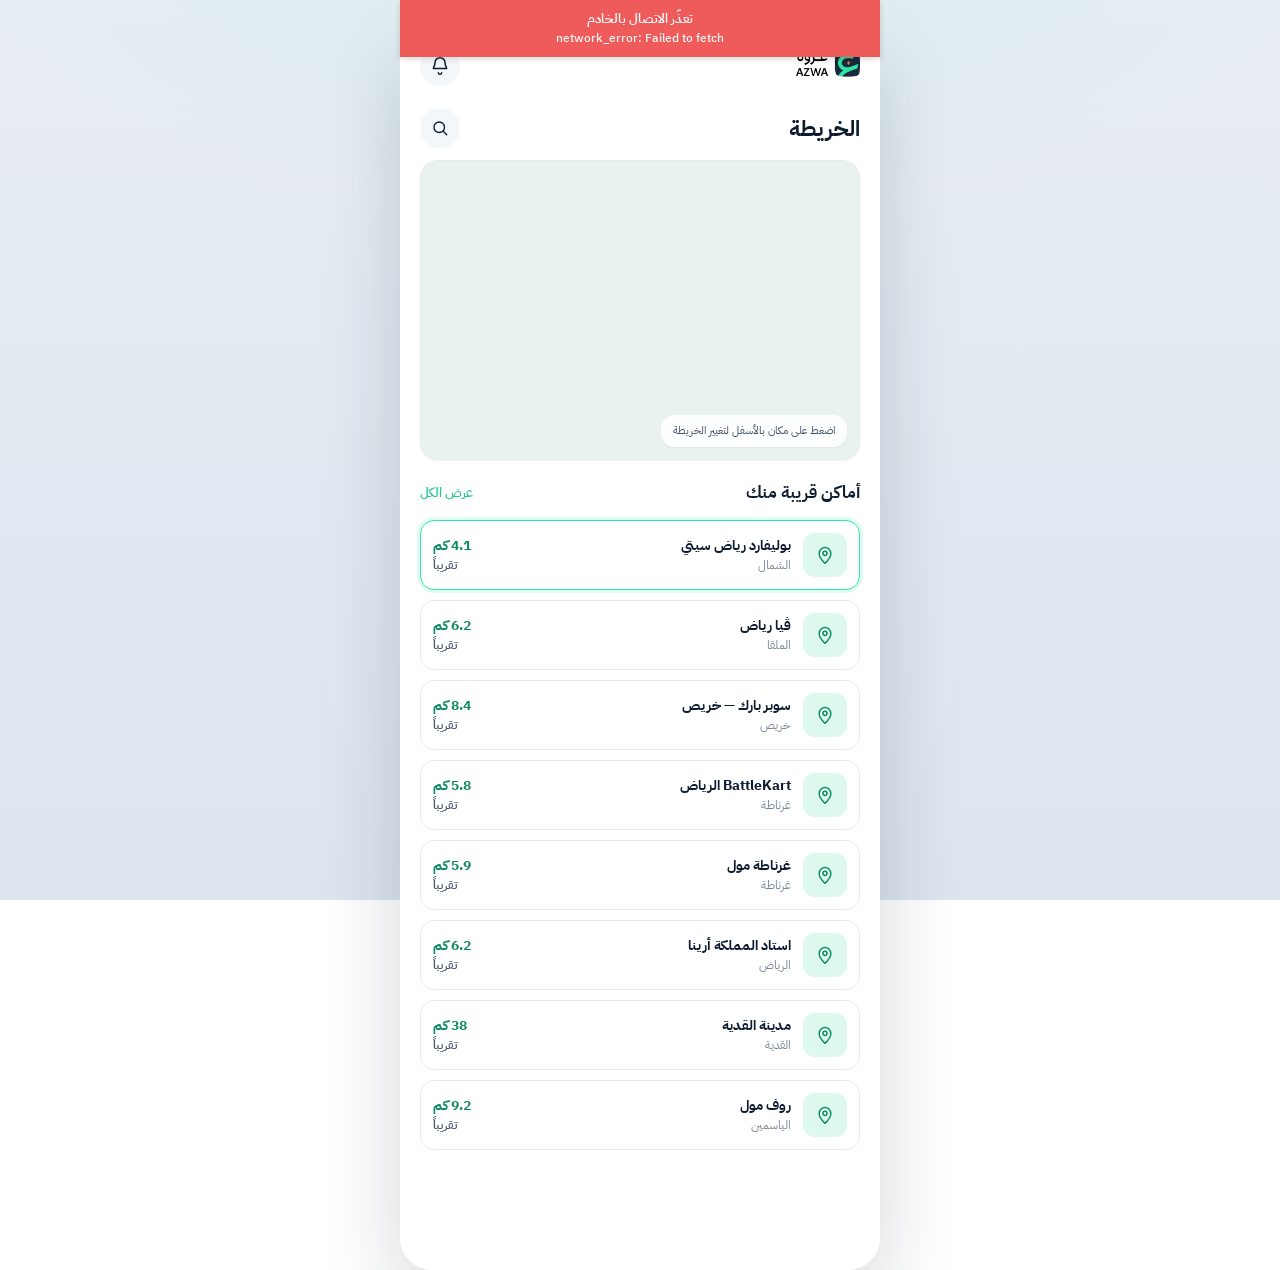
<file: map.html>
<!doctype html>
<html lang="ar" dir="rtl">
<head>
  <meta charset="UTF-8">
  <meta name="viewport" content="width=device-width, initial-scale=1, viewport-fit=cover">
  <meta name="theme-color" content="#0C1B2E">
  <title>الخريطة | عزوة</title>
  <link rel="preconnect" href="https://fonts.googleapis.com">
  <link rel="preconnect" href="https://fonts.gstatic.com" crossorigin>
  <link href="https://fonts.googleapis.com/css2?family=IBM+Plex+Sans+Arabic:wght@400;500;600;700;800&display=swap" rel="stylesheet">
  <link rel="stylesheet" href="css/styles.css">
</head>
<body>
  <div class="app">
    <header class="app-header">
      <div class="brand" aria-label="عزوة">
        <img class="brand-logo" src="images/logo-dark.png" alt="عزوة AZWA">
      </div>
      <div class="header-actions">
        <button class="icon-btn" aria-label="الإشعارات">
          <svg viewBox="0 0 24 24" width="20" height="20" fill="none" stroke="currentColor" stroke-width="1.8" stroke-linecap="round" stroke-linejoin="round">
            <path d="M6 8a6 6 0 1112 0c0 4 2 5 2 7H4c0-2 2-3 2-7z"/><path d="M10 20a2 2 0 004 0"/>
          </svg>
        </button>
      </div>
    </header>

    <main class="main">
      <div class="page-title">
        <h1>الخريطة</h1>
        <div class="actions">
          <button class="icon-btn" aria-label="بحث">
            <svg viewBox="0 0 24 24" width="18" height="18" fill="none" stroke="currentColor" stroke-width="1.8" stroke-linecap="round" stroke-linejoin="round">
              <circle cx="11" cy="11" r="7"/><path d="M21 21l-4.3-4.3"/>
            </svg>
          </button>
        </div>
      </div>

      <div class="map-wrap" aria-label="خريطة الرياض">
        <iframe
          class="gmap"
          id="main-gmap"
          title="خريطة الرياض"
          loading="lazy"
          allowfullscreen
          referrerpolicy="no-referrer-when-downgrade"
          src="https://www.google.com/maps?q=Boulevard+Riyadh+City&hl=ar&z=14&output=embed"></iframe>
        <div class="map-legend">اضغط على مكان بالأسفل لتغيير الخريطة</div>
      </div>

      <section class="section">
        <div class="section-head">
          <h2>أماكن قريبة منك</h2>
          <a class="link" href="events.html">عرض الكل</a>
        </div>
        <div class="venue-list" data-render="venues"></div>
      </section>
    </main>

    <nav class="bottom-nav" aria-label="التنقل">
      <a class="nav-item" href="index.html">
        <span class="ic"><svg viewBox="0 0 24 24" fill="none" stroke="currentColor" stroke-width="1.8" stroke-linecap="round" stroke-linejoin="round"><path d="M3 10l9-7 9 7v10a2 2 0 01-2 2h-5v-6h-4v6H5a2 2 0 01-2-2V10z"/></svg></span>
        <span>الرئيسية</span>
      </a>
      <a class="nav-item" href="calendar.html">
        <span class="ic"><svg viewBox="0 0 24 24" fill="none" stroke="currentColor" stroke-width="1.8" stroke-linecap="round" stroke-linejoin="round"><rect x="3" y="5" width="18" height="16" rx="2"/><path d="M16 3v4M8 3v4M3 10h18"/></svg></span>
        <span>التقويم</span>
      </a>
      <a class="nav-item" href="cards.html">
        <span class="ic"><svg viewBox="0 0 24 24" fill="none" stroke="currentColor" stroke-width="1.8" stroke-linecap="round" stroke-linejoin="round"><rect x="2" y="5" width="20" height="14" rx="2"/><path d="M2 10h20"/></svg></span>
        <span>البطاقات</span>
      </a>
      <a class="nav-item" href="events.html">
        <span class="ic"><svg viewBox="0 0 24 24" fill="none" stroke="currentColor" stroke-width="1.8" stroke-linecap="round" stroke-linejoin="round"><path d="M3 8V6a2 2 0 012-2h14a2 2 0 012 2v2a2 2 0 100 4v2a2 2 0 01-2 2H5a2 2 0 01-2-2v-2a2 2 0 100-4z"/><path d="M12 6v12" stroke-dasharray="2 3"/></svg></span>
        <span>الفعاليات</span>
      </a>
      <a class="nav-item" href="more.html">
        <span class="ic"><svg viewBox="0 0 24 24" fill="none" stroke="currentColor" stroke-width="2.4" stroke-linecap="round" stroke-linejoin="round"><circle cx="5" cy="12" r="1"/><circle cx="12" cy="12" r="1"/><circle cx="19" cy="12" r="1"/></svg></span>
        <span>المزيد</span>
      </a>
    </nav>
  </div>

  <script type="module" src="js/app.js"></script>
</body>
</html>
</file>
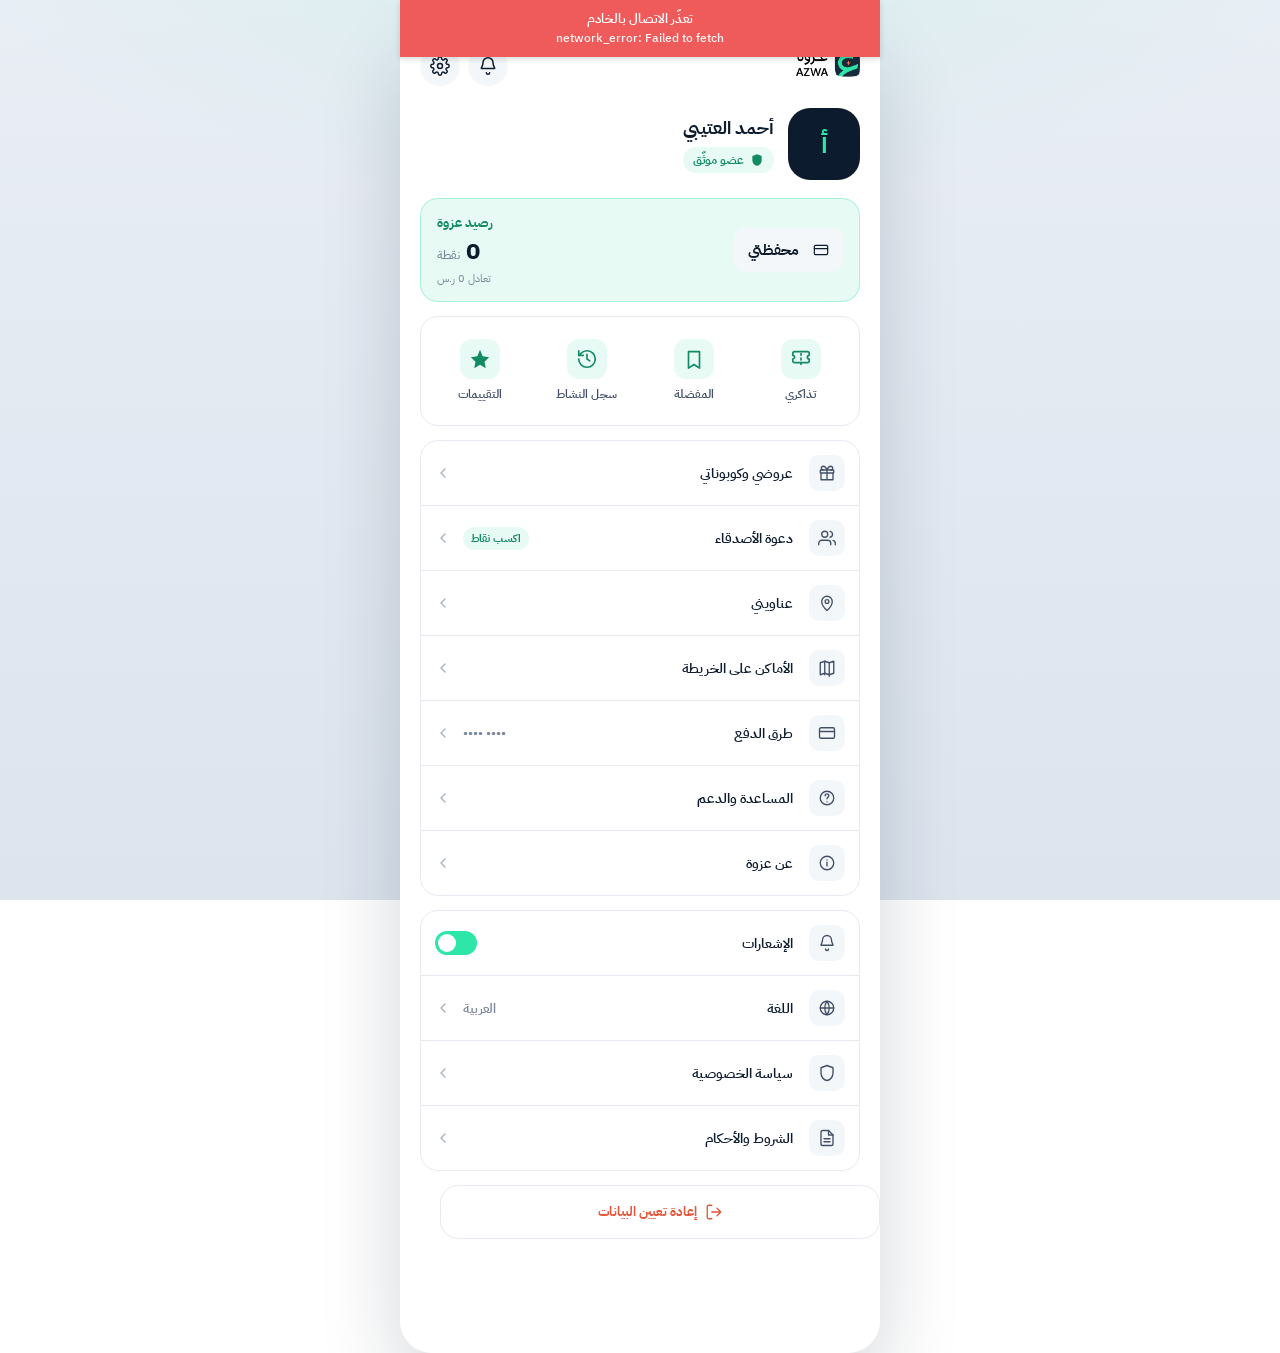
<file: more.html>
<!doctype html>
<html lang="ar" dir="rtl">
<head>
  <meta charset="UTF-8">
  <meta name="viewport" content="width=device-width, initial-scale=1, viewport-fit=cover">
  <meta name="theme-color" content="#0C1B2E">
  <title>المزيد | عزوة</title>
  <link rel="preconnect" href="https://fonts.googleapis.com">
  <link rel="preconnect" href="https://fonts.gstatic.com" crossorigin>
  <link href="https://fonts.googleapis.com/css2?family=IBM+Plex+Sans+Arabic:wght@400;500;600;700;800&display=swap" rel="stylesheet">
  <link rel="stylesheet" href="css/styles.css">
</head>
<body>
  <div class="app">
    <header class="app-header">
      <div class="brand" aria-label="عزوة">
        <img class="brand-logo" src="images/logo-dark.png" alt="عزوة AZWA">
      </div>
      <div class="header-actions">
        <button class="icon-btn" aria-label="الإشعارات">
          <svg viewBox="0 0 24 24" width="20" height="20" fill="none" stroke="currentColor" stroke-width="1.8" stroke-linecap="round" stroke-linejoin="round">
            <path d="M6 8a6 6 0 1112 0c0 4 2 5 2 7H4c0-2 2-3 2-7z"/><path d="M10 20a2 2 0 004 0"/>
          </svg>
        </button>
        <button class="icon-btn" aria-label="الإعدادات" data-open="profile-edit">
          <svg viewBox="0 0 24 24" width="20" height="20" fill="none" stroke="currentColor" stroke-width="1.8" stroke-linecap="round" stroke-linejoin="round">
            <circle cx="12" cy="12" r="3"/>
            <path d="M19.4 15a1.7 1.7 0 00.3 1.9l.1.1a2 2 0 11-2.8 2.8l-.1-.1a1.7 1.7 0 00-1.9-.3 1.7 1.7 0 00-1 1.5V21a2 2 0 11-4 0v-.1a1.7 1.7 0 00-1.1-1.5 1.7 1.7 0 00-1.9.3l-.1.1a2 2 0 11-2.8-2.8l.1-.1a1.7 1.7 0 00.3-1.9 1.7 1.7 0 00-1.5-1H3a2 2 0 110-4h.1a1.7 1.7 0 001.5-1.1 1.7 1.7 0 00-.3-1.9l-.1-.1a2 2 0 112.8-2.8l.1.1a1.7 1.7 0 001.9.3H9a1.7 1.7 0 001-1.5V3a2 2 0 114 0v.1a1.7 1.7 0 001 1.5 1.7 1.7 0 001.9-.3l.1-.1a2 2 0 112.8 2.8l-.1.1a1.7 1.7 0 00-.3 1.9V9a1.7 1.7 0 001.5 1H21a2 2 0 110 4h-.1a1.7 1.7 0 00-1.5 1z"/>
          </svg>
        </button>
      </div>
    </header>

    <main class="main">
      <div class="profile-head">
        <div class="avatar" data-avatar aria-hidden="true">أ</div>
        <div class="profile-info">
          <div class="name" data-bind="user-full">أحمد العتيبي</div>
          <div class="email" data-bind="user-email">ahmed@example.com</div>
          <span class="verified">
            <svg viewBox="0 0 24 24" width="14" height="14" fill="currentColor" aria-hidden="true"><path d="M12 2L4 5v7c0 5 3.4 9.4 8 10 4.6-.6 8-5 8-10V5l-8-3z"/></svg>
            عضو موثّق
          </span>
        </div>
      </div>

      <div class="wallet-card">
        <button class="btn btn-secondary" style="border-radius:12px;height:44px;padding:0 14px" data-open="link-card">
          <svg viewBox="0 0 24 24" width="16" height="16" fill="none" stroke="currentColor" stroke-width="1.8" stroke-linecap="round" stroke-linejoin="round" style="margin-inline-end:6px"><rect x="2" y="5" width="20" height="14" rx="2"/><path d="M2 10h20"/></svg>
          محفظتي
        </button>
        <div>
          <div class="label">رصيد عزوة</div>
          <div class="value"><span data-bind="points">3,480</span></div>
          <div style="font-size:11px;color:var(--ink-3);text-align:end;margin-top:2px" data-bind="points-equiv">تعادل 348 ر.س</div>
        </div>
      </div>

      <div class="quick-grid">
        <button class="quick-item" data-more="tickets">
          <span class="ic-wrap" style="background:var(--teal-050)">
            <svg viewBox="0 0 24 24" width="22" height="22" fill="none" stroke="currentColor" stroke-width="1.8" stroke-linecap="round" stroke-linejoin="round"><path d="M3 8V6a2 2 0 012-2h14a2 2 0 012 2v2a2 2 0 100 4v2a2 2 0 01-2 2H5a2 2 0 01-2-2v-2a2 2 0 100-4z"/><path d="M12 6v12" stroke-dasharray="2 3"/></svg>
          </span>
          <span>تذاكري</span>
        </button>
        <button class="quick-item" data-more="favorites">
          <span class="ic-wrap" style="background:var(--teal-050)">
            <svg viewBox="0 0 24 24" width="22" height="22" fill="none" stroke="currentColor" stroke-width="1.8" stroke-linecap="round" stroke-linejoin="round"><path d="M6 4h12v18l-6-4-6 4V4z"/></svg>
          </span>
          <span>المفضلة</span>
        </button>
        <button class="quick-item" data-more="activity">
          <span class="ic-wrap" style="background:var(--teal-050)">
            <svg viewBox="0 0 24 24" width="22" height="22" fill="none" stroke="currentColor" stroke-width="1.8" stroke-linecap="round" stroke-linejoin="round"><path d="M3 12a9 9 0 109-9 9 9 0 00-6.4 2.7L3 8"/><path d="M3 3v5h5M12 7v5l3 2"/></svg>
          </span>
          <span>سجل النشاط</span>
        </button>
        <button class="quick-item" data-more="ratings">
          <span class="ic-wrap" style="background:var(--teal-050)">
            <svg viewBox="0 0 24 24" width="22" height="22" fill="currentColor"><path d="M12 2l2.9 6.9L22 10l-5 4.9L18.2 22 12 18.3 5.8 22 7 14.9 2 10l7.1-1.1L12 2z"/></svg>
          </span>
          <span>التقييمات</span>
        </button>
      </div>

      <div class="menu-list">
        <button class="menu-row" data-more="offers">
          <span class="ic-wrap">
            <svg viewBox="0 0 24 24" width="18" height="18" fill="none" stroke="currentColor" stroke-width="1.8" stroke-linecap="round" stroke-linejoin="round"><rect x="3" y="8" width="18" height="4" rx="1"/><path d="M12 8v13M20 12v9H4v-9M7 8a2.5 2.5 0 010-5C10 3 12 8 12 8s2-5 5-5a2.5 2.5 0 010 5"/></svg>
          </span>
          <span>عروضي وكوبوناتي</span>
          <span></span>
          <span class="chev">
            <svg viewBox="0 0 24 24" width="16" height="16" fill="none" stroke="currentColor" stroke-width="2" stroke-linecap="round" stroke-linejoin="round"><path d="M15 18l-6-6 6-6"/></svg>
          </span>
        </button>
        <button class="menu-row" data-more="invite">
          <span class="ic-wrap">
            <svg viewBox="0 0 24 24" width="18" height="18" fill="none" stroke="currentColor" stroke-width="1.8" stroke-linecap="round" stroke-linejoin="round"><path d="M17 21v-2a4 4 0 00-4-4H5a4 4 0 00-4 4v2"/><circle cx="9" cy="7" r="4"/><path d="M23 21v-2a4 4 0 00-3-3.9M16 3.1A4 4 0 0116 11"/></svg>
          </span>
          <span>دعوة الأصدقاء</span>
          <span class="badge">اكسب نقاط</span>
          <span class="chev">
            <svg viewBox="0 0 24 24" width="16" height="16" fill="none" stroke="currentColor" stroke-width="2" stroke-linecap="round" stroke-linejoin="round"><path d="M15 18l-6-6 6-6"/></svg>
          </span>
        </button>
        <button class="menu-row" data-more="addresses">
          <span class="ic-wrap">
            <svg viewBox="0 0 24 24" width="18" height="18" fill="none" stroke="currentColor" stroke-width="1.8" stroke-linecap="round" stroke-linejoin="round"><path d="M12 22s7-6.2 7-12a7 7 0 10-14 0c0 5.8 7 12 7 12z"/><circle cx="12" cy="10" r="2.5"/></svg>
          </span>
          <span>عناويني</span>
          <span></span>
          <span class="chev">
            <svg viewBox="0 0 24 24" width="16" height="16" fill="none" stroke="currentColor" stroke-width="2" stroke-linecap="round" stroke-linejoin="round"><path d="M15 18l-6-6 6-6"/></svg>
          </span>
        </button>
        <a class="menu-row" href="map.html">
          <span class="ic-wrap">
            <svg viewBox="0 0 24 24" width="18" height="18" fill="none" stroke="currentColor" stroke-width="1.8" stroke-linecap="round" stroke-linejoin="round"><path d="M9 3l6 2 6-2v16l-6 2-6-2-6 2V5z"/><path d="M9 3v18M15 5v18"/></svg>
          </span>
          <span>الأماكن على الخريطة</span>
          <span></span>
          <span class="chev">
            <svg viewBox="0 0 24 24" width="16" height="16" fill="none" stroke="currentColor" stroke-width="2" stroke-linecap="round" stroke-linejoin="round"><path d="M15 18l-6-6 6-6"/></svg>
          </span>
        </a>
        <button class="menu-row" data-open="link-card">
          <span class="ic-wrap">
            <svg viewBox="0 0 24 24" width="18" height="18" fill="none" stroke="currentColor" stroke-width="1.8" stroke-linecap="round" stroke-linejoin="round"><rect x="2" y="5" width="20" height="14" rx="2"/><path d="M2 10h20"/></svg>
          </span>
          <span>طرق الدفع</span>
          <span data-bind="card-last4" style="font-size:12px;color:var(--ink-3)">•••• 5678</span>
          <span class="chev">
            <svg viewBox="0 0 24 24" width="16" height="16" fill="none" stroke="currentColor" stroke-width="2" stroke-linecap="round" stroke-linejoin="round"><path d="M15 18l-6-6 6-6"/></svg>
          </span>
        </button>
        <button class="menu-row" data-open="support">
          <span class="ic-wrap">
            <svg viewBox="0 0 24 24" width="18" height="18" fill="none" stroke="currentColor" stroke-width="1.8" stroke-linecap="round" stroke-linejoin="round"><circle cx="12" cy="12" r="9"/><path d="M9.5 9a2.5 2.5 0 015 0c0 1.5-2.5 2-2.5 4"/><path d="M12 17h.01"/></svg>
          </span>
          <span>المساعدة والدعم</span>
          <span></span>
          <span class="chev">
            <svg viewBox="0 0 24 24" width="16" height="16" fill="none" stroke="currentColor" stroke-width="2" stroke-linecap="round" stroke-linejoin="round"><path d="M15 18l-6-6 6-6"/></svg>
          </span>
        </button>
        <button class="menu-row" data-more="about">
          <span class="ic-wrap">
            <svg viewBox="0 0 24 24" width="18" height="18" fill="none" stroke="currentColor" stroke-width="1.8" stroke-linecap="round" stroke-linejoin="round"><circle cx="12" cy="12" r="9"/><path d="M12 16v-5M12 8h.01"/></svg>
          </span>
          <span>عن عزوة</span>
          <span></span>
          <span class="chev">
            <svg viewBox="0 0 24 24" width="16" height="16" fill="none" stroke="currentColor" stroke-width="2" stroke-linecap="round" stroke-linejoin="round"><path d="M15 18l-6-6 6-6"/></svg>
          </span>
        </button>
      </div>

      <!-- Additional settings -->
      <div class="menu-list">
        <div class="menu-row" style="cursor:default">
          <span class="ic-wrap">
            <svg viewBox="0 0 24 24" width="18" height="18" fill="none" stroke="currentColor" stroke-width="1.8" stroke-linecap="round" stroke-linejoin="round"><path d="M6 8a6 6 0 1112 0c0 4 2 5 2 7H4c0-2 2-3 2-7z"/><path d="M10 20a2 2 0 004 0"/></svg>
          </span>
          <span>الإشعارات</span>
          <span></span>
          <span class="toggle" role="switch" aria-checked="true" data-toggle="notifications" tabindex="0" aria-label="تفعيل الإشعارات"></span>
        </div>
        <button class="menu-row" data-more="language">
          <span class="ic-wrap">
            <svg viewBox="0 0 24 24" width="18" height="18" fill="none" stroke="currentColor" stroke-width="1.8" stroke-linecap="round" stroke-linejoin="round"><circle cx="12" cy="12" r="9"/><path d="M3 12h18M12 3a15 15 0 010 18M12 3a15 15 0 000 18"/></svg>
          </span>
          <span>اللغة</span>
          <span style="color:var(--ink-3);font-size:13px">العربية</span>
          <span class="chev">
            <svg viewBox="0 0 24 24" width="16" height="16" fill="none" stroke="currentColor" stroke-width="2" stroke-linecap="round" stroke-linejoin="round"><path d="M15 18l-6-6 6-6"/></svg>
          </span>
        </button>
        <button class="menu-row" data-more="privacy">
          <span class="ic-wrap">
            <svg viewBox="0 0 24 24" width="18" height="18" fill="none" stroke="currentColor" stroke-width="1.8" stroke-linecap="round" stroke-linejoin="round"><path d="M12 2L4 5v7c0 5 3.4 9.4 8 10 4.6-.6 8-5 8-10V5l-8-3z"/></svg>
          </span>
          <span>سياسة الخصوصية</span>
          <span></span>
          <span class="chev">
            <svg viewBox="0 0 24 24" width="16" height="16" fill="none" stroke="currentColor" stroke-width="2" stroke-linecap="round" stroke-linejoin="round"><path d="M15 18l-6-6 6-6"/></svg>
          </span>
        </button>
        <button class="menu-row" data-more="terms">
          <span class="ic-wrap">
            <svg viewBox="0 0 24 24" width="18" height="18" fill="none" stroke="currentColor" stroke-width="1.8" stroke-linecap="round" stroke-linejoin="round"><path d="M14 2H6a2 2 0 00-2 2v16a2 2 0 002 2h12a2 2 0 002-2V8z"/><path d="M14 2v6h6M8 13h8M8 17h8"/></svg>
          </span>
          <span>الشروط والأحكام</span>
          <span></span>
          <span class="chev">
            <svg viewBox="0 0 24 24" width="16" height="16" fill="none" stroke="currentColor" stroke-width="2" stroke-linecap="round" stroke-linejoin="round"><path d="M15 18l-6-6 6-6"/></svg>
          </span>
        </button>
      </div>

      <button class="logout" data-auth-action style="width:calc(100% - 40px);margin:14px auto">
        <svg viewBox="0 0 24 24" width="18" height="18" fill="none" stroke="currentColor" stroke-width="1.8" stroke-linecap="round" stroke-linejoin="round">
          <path d="M9 21H5a2 2 0 01-2-2V5a2 2 0 012-2h4M16 17l5-5-5-5M21 12H9"/>
        </svg>
        <span data-auth-label>تسجيل خروج</span>
      </button>
    </main>

    <nav class="bottom-nav" aria-label="التنقل">
      <a class="nav-item" href="index.html">
        <span class="ic"><svg viewBox="0 0 24 24" fill="none" stroke="currentColor" stroke-width="1.8" stroke-linecap="round" stroke-linejoin="round"><path d="M3 10l9-7 9 7v10a2 2 0 01-2 2h-5v-6h-4v6H5a2 2 0 01-2-2V10z"/></svg></span>
        <span>الرئيسية</span>
      </a>
      <a class="nav-item" href="calendar.html">
        <span class="ic"><svg viewBox="0 0 24 24" fill="none" stroke="currentColor" stroke-width="1.8" stroke-linecap="round" stroke-linejoin="round"><rect x="3" y="5" width="18" height="16" rx="2"/><path d="M16 3v4M8 3v4M3 10h18"/></svg></span>
        <span>التقويم</span>
      </a>
      <a class="nav-item" href="cards.html">
        <span class="ic"><svg viewBox="0 0 24 24" fill="none" stroke="currentColor" stroke-width="1.8" stroke-linecap="round" stroke-linejoin="round"><rect x="2" y="5" width="20" height="14" rx="2"/><path d="M2 10h20"/></svg></span>
        <span>البطاقات</span>
      </a>
      <a class="nav-item" href="events.html">
        <span class="ic"><svg viewBox="0 0 24 24" fill="none" stroke="currentColor" stroke-width="1.8" stroke-linecap="round" stroke-linejoin="round"><path d="M3 8V6a2 2 0 012-2h14a2 2 0 012 2v2a2 2 0 100 4v2a2 2 0 01-2 2H5a2 2 0 01-2-2v-2a2 2 0 100-4z"/><path d="M12 6v12" stroke-dasharray="2 3"/></svg></span>
        <span>الفعاليات</span>
      </a>
      <a class="nav-item" href="more.html">
        <span class="ic"><svg viewBox="0 0 24 24" fill="none" stroke="currentColor" stroke-width="2.4" stroke-linecap="round" stroke-linejoin="round"><circle cx="5" cy="12" r="1"/><circle cx="12" cy="12" r="1"/><circle cx="19" cy="12" r="1"/></svg></span>
        <span>المزيد</span>
      </a>
    </nav>
  </div>

  <script type="module" src="js/app.js"></script>
</body>
</html>
</file>
<file: css/styles.css>
/* ==========================================================================
   Azwa - عزوة | Design System
   Mobile-first Arabic RTL prototype
   ========================================================================== */

:root {
  /* Brand */
  --teal: #2EE6A8;
  --teal-600: #22C994;
  --teal-050: #E7FBF4;
  --dark: #0C1B2E;
  --dark-800: #142338;
  --dark-700: #1B2E48;
  --light: #F4F7FA;
  --blue: #4DA3FF;
  --coral: #FF7A59;

  /* Text */
  --ink: #0C1B2E;
  --ink-2: #445068;
  --ink-3: #7A869A;
  --ink-4: #A8B1C2;
  --on-dark: #FFFFFF;
  --on-dark-2: #C6D0E0;
  --on-dark-3: #8A97AE;

  /* Surface */
  --surface: #FFFFFF;
  --surface-2: #F4F7FA;
  --surface-3: #ECF0F5;
  --border: #E6EAF0;
  --border-strong: #D6DCE6;

  /* Accents */
  --success: #21C48A;
  --danger: #EF5A5A;
  --purple-bg: #F2ECFF;
  --purple-ink: #6D4EE0;
  --coral-bg: #FFE9E1;
  --coral-ink: #E5563A;
  --teal-bg: #DDF9EE;
  --teal-ink: #128A63;
  --blue-bg: #E4F0FF;
  --blue-ink: #2E7CD6;

  /* Radii */
  --r-sm: 10px;
  --r-md: 14px;
  --r-lg: 18px;
  --r-xl: 24px;
  --r-2xl: 28px;
  --r-pill: 999px;

  /* Elevation */
  --shadow-sm: 0 1px 2px rgba(12, 27, 46, 0.06);
  --shadow-md: 0 6px 16px rgba(12, 27, 46, 0.08);
  --shadow-lg: 0 12px 28px rgba(12, 27, 46, 0.12);
  --shadow-card: 0 10px 30px rgba(12, 27, 46, 0.35);

  /* Layout */
  --app-max: 480px;
  --nav-h: 76px;
  --header-h: 60px;

  /* Motion */
  --dur: 200ms;
  --ease: cubic-bezier(0.2, 0.7, 0.2, 1);
}

/* ---------- Reset ---------- */
*,
*::before,
*::after {
  box-sizing: border-box;
}

html,
body {
  margin: 0;
  padding: 0;
  height: 100%;
}

html {
  -webkit-text-size-adjust: 100%;
  scroll-behavior: smooth;
}

body {
  font-family: 'IBM Plex Sans Arabic', 'Tajawal', 'Noto Sans Arabic',
    -apple-system, BlinkMacSystemFont, 'Segoe UI', Roboto, sans-serif;
  color: var(--ink);
  background: linear-gradient(180deg, #E9EEF5 0%, #DDE4EE 100%);
  -webkit-font-smoothing: antialiased;
  -moz-osx-font-smoothing: grayscale;
  font-size: 15px;
  line-height: 1.5;
}

button {
  font-family: inherit;
  cursor: pointer;
  border: 0;
  background: transparent;
  color: inherit;
  padding: 0;
}

input,
select,
textarea {
  font-family: inherit;
  font-size: inherit;
  color: inherit;
}

a {
  color: inherit;
  text-decoration: none;
}

img,
svg {
  display: block;
  max-width: 100%;
}

:focus-visible {
  outline: 2px solid var(--teal);
  outline-offset: 2px;
  border-radius: 6px;
}

/* ---------- App shell ---------- */
.app {
  position: relative;
  max-width: var(--app-max);
  margin: 0 auto;
  min-height: 100dvh;
  background: var(--surface);
  overflow: hidden;
  box-shadow: 0 30px 80px rgba(12, 27, 46, 0.18);
}

/* Desktop framing */
@media (min-width: 900px) {
  body {
    padding: 32px 0;
    background:
      radial-gradient(1200px 500px at 50% -10%, rgba(46, 230, 168, 0.10), transparent 60%),
      linear-gradient(180deg, #E9EEF5 0%, #DDE4EE 100%);
    background-attachment: fixed;
  }
  .app {
    min-height: calc(100dvh - 64px);
    border-radius: 32px;
    overflow: hidden;
  }
}

/* ---------- Header ---------- */
.app-header {
  position: sticky;
  top: 0;
  z-index: 40;
  display: flex;
  align-items: center;
  justify-content: space-between;
  padding: 14px 20px;
  min-height: var(--header-h);
  background: var(--surface);
  backdrop-filter: saturate(1.2) blur(6px);
}

.app-header--dark {
  background: var(--dark);
  color: var(--on-dark);
}

.app-header .brand {
  display: inline-flex;
  align-items: center;
  gap: 8px;
  font-weight: 700;
  letter-spacing: 0.4px;
}

.app-header .brand-mark {
  width: 34px;
  height: 34px;
}

/* Real brand logo images (from images/) */
.app-header .brand-logo {
  height: 34px;
  width: auto;
  display: block;
  object-fit: contain;
}

/* Icon-only variant (extracts icon from wide-canvas logo-white.png).
   Container has fixed square size; image is background-sized to natural
   height and pinned to the right, so only the icon shows. */
.app-header .brand-icon {
  width: 36px;
  height: 36px;
  border-radius: 10px;
  background-image: url('../images/logo-white.png');
  background-repeat: no-repeat;
  background-size: auto 100%;
  background-position: right center;
  flex: 0 0 auto;
}

.app-header .brand-text {
  display: flex;
  flex-direction: column;
  line-height: 1;
}

.app-header .brand-text b {
  font-size: 18px;
}

.app-header .brand-text small {
  font-size: 10px;
  color: var(--ink-3);
  letter-spacing: 1px;
}

.app-header--dark .brand-text small {
  color: var(--on-dark-3);
}

.header-actions {
  display: inline-flex;
  gap: 8px;
}

.icon-btn {
  width: 40px;
  height: 40px;
  display: inline-flex;
  align-items: center;
  justify-content: center;
  border-radius: var(--r-pill);
  background: var(--surface-2);
  color: var(--ink);
  transition: background var(--dur) var(--ease), transform var(--dur) var(--ease);
}

.icon-btn:hover {
  background: var(--surface-3);
}

.icon-btn:active {
  transform: scale(0.95);
}

.app-header--dark .icon-btn {
  background: rgba(255, 255, 255, 0.08);
  color: var(--on-dark);
}

.app-header--dark .icon-btn:hover {
  background: rgba(255, 255, 255, 0.14);
}

.icon-btn .badge-dot {
  position: absolute;
  width: 8px;
  height: 8px;
  background: var(--teal);
  border-radius: 50%;
  transform: translate(6px, -6px);
  border: 2px solid var(--surface);
}

.icon-btn {
  position: relative;
}

/* ---------- Main ---------- */
.main {
  padding-bottom: calc(var(--nav-h) + 24px);
}

.section {
  padding: 20px;
}

.section--dark {
  background: var(--dark);
  color: var(--on-dark);
  border-radius: 0 0 28px 28px;
  padding-bottom: 26px;
}

.section-head {
  display: flex;
  align-items: center;
  justify-content: space-between;
  gap: 12px;
  margin-bottom: 14px;
}

.section-head h2 {
  margin: 0;
  font-size: 17px;
  font-weight: 700;
}

.section-head .link {
  font-size: 13px;
  color: var(--teal-600);
  font-weight: 600;
}

.section-head .link:active {
  color: var(--teal);
}

/* ---------- Hero on home ---------- */
.hero {
  background: var(--dark);
  color: var(--on-dark);
  border-radius: 0 0 28px 28px;
  padding: 4px 20px 24px;
  position: relative;
  overflow: hidden;
}

.hero::before {
  content: '';
  position: absolute;
  inset: -40% -20% auto auto;
  width: 260px;
  height: 260px;
  background: radial-gradient(closest-side, rgba(46, 230, 168, 0.18), transparent 70%);
  filter: blur(6px);
}

.greet {
  display: flex;
  align-items: flex-start;
  justify-content: space-between;
  padding: 10px 0 16px;
}

.greet .hi {
  font-size: 18px;
  font-weight: 700;
  display: flex;
  align-items: center;
  gap: 8px;
}

.greet .sub {
  font-size: 13px;
  color: var(--on-dark-2);
  margin-top: 2px;
}

.wave {
  display: inline-block;
  transform-origin: 70% 70%;
}

/* ---------- Azwa payment card ---------- */
.azwa-card {
  position: relative;
  border-radius: 22px;
  aspect-ratio: 1.6 / 1;
  color: var(--on-dark);
  background: #0C1B2E;
  box-shadow: var(--shadow-card);
  overflow: hidden;
  isolation: isolate;
}

.azwa-card img.card-art {
  position: absolute;
  inset: 0;
  width: 100%;
  height: 100%;
  object-fit: cover;
  display: block;
  pointer-events: none;
}

/* Overlay content: label, balance, recharge, points */
.card-overlay {
  position: absolute;
  inset: 0;
  padding: 18px 20px 16px;
  display: flex;
  flex-direction: column;
  z-index: 2;
  color: var(--on-dark);
}

.card-top {
  display: flex;
  align-items: flex-start;
  justify-content: flex-end;
}

.card-label {
  font-size: 12px;
  font-weight: 600;
  color: rgba(255, 255, 255, 0.72);
  letter-spacing: 0.2px;
  text-shadow: 0 1px 2px rgba(0, 0, 0, 0.25);
}

.card-balance {
  flex: 1;
  display: flex;
  align-items: center;
  justify-content: flex-end;
  margin-top: 4px;
  text-align: end;
  font-size: 32px;
  font-weight: 800;
  color: var(--on-dark);
  letter-spacing: 0.5px;
  line-height: 1.1;
  text-shadow: 0 2px 8px rgba(0, 0, 0, 0.45);
}

.card-balance small {
  font-size: 15px;
  font-weight: 600;
  color: rgba(255, 255, 255, 0.82);
  margin-inline-start: 4px;
}

.card-footer {
  margin-top: auto;
  display: flex;
  align-items: flex-end;
  justify-content: space-between;
  gap: 12px;
}

.card-recharge {
  display: inline-flex;
  align-items: center;
  gap: 6px;
  height: 40px;
  padding: 0 16px;
  border-radius: var(--r-pill);
  background: var(--teal);
  color: var(--dark);
  font-weight: 800;
  font-size: 14px;
  box-shadow: 0 6px 14px rgba(46, 230, 168, 0.35);
  transition: transform var(--dur) var(--ease), background var(--dur) var(--ease);
}

.card-recharge:hover { background: var(--teal-600); }
.card-recharge:active { transform: scale(0.97); }

.card-points {
  display: flex;
  flex-direction: column;
  align-items: flex-end;
  text-align: end;
  gap: 2px;
  padding: 4px 8px;
  border-radius: 10px;
  background: rgba(12, 27, 46, 0.35);
  backdrop-filter: blur(4px);
}

.card-points .k {
  font-size: 10px;
  font-weight: 600;
  color: rgba(255, 255, 255, 0.75);
}

.card-points .v {
  font-size: 14px;
  font-weight: 800;
  color: var(--teal);
  text-shadow: 0 1px 2px rgba(0, 0, 0, 0.35);
}

.azwa-card::after {
  content: '';
  position: absolute;
  inset: auto -20% -30% auto;
  width: 320px;
  height: 320px;
  background: radial-gradient(closest-side, rgba(46, 230, 168, 0.35), transparent 70%);
  z-index: -1;
}

.azwa-card .card-brand {
  display: inline-flex;
  align-items: center;
  gap: 10px;
  font-weight: 700;
}

.azwa-card .card-brand svg {
  width: 32px;
  height: 32px;
}

.azwa-card .card-brand-text {
  line-height: 1;
}

.azwa-card .card-brand-text b {
  font-size: 18px;
}

.azwa-card .card-brand-text small {
  font-size: 10px;
  color: var(--on-dark-3);
  letter-spacing: 1.5px;
}

.azwa-card .chip {
  position: absolute;
  top: 78px;
  inset-inline-end: 22px;
  width: 44px;
  height: 32px;
  border-radius: 6px;
  background: linear-gradient(135deg, #D9DEE7 0%, #A9B2C0 100%);
  box-shadow: inset 0 0 0 1px rgba(0, 0, 0, 0.15);
}

.azwa-card .chip::before,
.azwa-card .chip::after {
  content: '';
  position: absolute;
  inset: 6px 8px;
  border: 1px solid rgba(0, 0, 0, 0.2);
  border-radius: 3px;
}

.azwa-card .chip::after {
  inset: 12px 14px;
}

.azwa-card .card-footer {
  position: absolute;
  inset-inline: 22px;
  bottom: 20px;
  display: flex;
  align-items: flex-end;
  justify-content: space-between;
}

.azwa-card .card-num {
  font-size: 18px;
  letter-spacing: 3px;
  font-weight: 600;
}

.azwa-card .visa {
  font-family: 'Arial Black', Arial, sans-serif;
  font-style: italic;
  font-weight: 900;
  font-size: 22px;
  letter-spacing: 1px;
}

.azwa-card .dots {
  position: absolute;
  inset-inline-start: 50%;
  bottom: 74px;
  transform: translateX(-50%);
  display: flex;
  gap: 6px;
}

.azwa-card .dots span {
  width: 6px;
  height: 6px;
  border-radius: 50%;
  background: rgba(255, 255, 255, 0.35);
}

.azwa-card .dots span.on {
  background: var(--on-dark);
  width: 18px;
  border-radius: 4px;
}

/* ---------- Stat cards row ---------- */
.stat-row {
  display: grid;
  grid-template-columns: 1fr 1fr;
  gap: 12px;
  margin-top: 16px;
}

.stat-card {
  background: var(--dark-800);
  border-radius: var(--r-lg);
  padding: 14px 14px 12px;
  position: relative;
  overflow: hidden;
  border: 1px solid rgba(255, 255, 255, 0.04);
}

.stat-card .icon {
  width: 34px;
  height: 34px;
  border-radius: 10px;
  background: rgba(46, 230, 168, 0.14);
  color: var(--teal);
  display: inline-flex;
  align-items: center;
  justify-content: center;
  margin-bottom: 6px;
}

.stat-card .label {
  font-size: 12px;
  color: var(--on-dark-3);
}

.stat-card .value {
  font-size: 26px;
  font-weight: 800;
  letter-spacing: 0.3px;
  line-height: 1.1;
  margin-top: 2px;
}

.stat-card .value small {
  font-size: 11px;
  font-weight: 500;
  color: var(--on-dark-3);
  margin-inline-start: 4px;
}

.stat-card .cta {
  margin-top: 10px;
  width: 100%;
  height: 40px;
  border-radius: 12px;
  background: var(--teal);
  color: var(--dark);
  font-weight: 700;
  display: inline-flex;
  align-items: center;
  justify-content: center;
  gap: 6px;
  transition: background var(--dur) var(--ease), transform var(--dur) var(--ease);
}

.stat-card .cta:hover {
  background: var(--teal-600);
}

.stat-card .cta:active {
  transform: scale(0.98);
}

.stat-card .cta.ghost {
  background: rgba(46, 230, 168, 0.14);
  color: var(--teal);
}

.stat-card .top {
  display: flex;
  align-items: center;
  justify-content: space-between;
}

.stat-card .top .icon {
  margin: 0;
}

/* ---------- Buttons ---------- */
.btn {
  display: inline-flex;
  align-items: center;
  justify-content: center;
  gap: 8px;
  min-height: 46px;
  padding: 0 18px;
  border-radius: 14px;
  font-weight: 700;
  font-size: 15px;
  transition: transform var(--dur) var(--ease), background var(--dur) var(--ease), color var(--dur) var(--ease);
}

.btn-primary {
  background: var(--teal);
  color: var(--dark);
}

.btn-primary:hover {
  background: var(--teal-600);
}

.btn-primary:active {
  transform: scale(0.98);
}

.btn-primary:disabled {
  background: var(--surface-3);
  color: var(--ink-4);
  cursor: not-allowed;
}

.btn-secondary {
  background: var(--surface-2);
  color: var(--ink);
}

.btn-secondary:hover {
  background: var(--surface-3);
}

.btn-outline {
  background: transparent;
  color: var(--teal-ink);
  border: 1.5px solid var(--teal);
}

.btn-outline:hover {
  background: var(--teal-050);
}

.btn-ghost {
  background: transparent;
  color: var(--ink-2);
}

.btn-danger {
  background: transparent;
  color: var(--danger);
  border: 1.5px dashed rgba(239, 90, 90, 0.35);
}

.btn-block {
  width: 100%;
}

/* ---------- Category / filter chips ---------- */
.chip-row {
  display: flex;
  gap: 8px;
  overflow-x: auto;
  padding-bottom: 4px;
  scrollbar-width: none;
}

.chip-row::-webkit-scrollbar { display: none; }

.chip {
  flex: 0 0 auto;
  display: inline-flex;
  align-items: center;
  gap: 6px;
  height: 38px;
  padding: 0 14px;
  border-radius: var(--r-pill);
  background: var(--surface);
  color: var(--ink-2);
  border: 1px solid var(--border);
  font-size: 13px;
  font-weight: 600;
  transition: background var(--dur) var(--ease), color var(--dur) var(--ease), border-color var(--dur) var(--ease);
}

.chip:hover {
  border-color: var(--border-strong);
}

.chip[aria-pressed="true"],
.chip.is-active {
  background: var(--teal);
  color: var(--dark);
  border-color: var(--teal);
}

.chip .ic {
  width: 16px;
  height: 16px;
}

/* ---------- Cards (event) ---------- */
.event-scroller {
  display: flex;
  gap: 12px;
  overflow-x: auto;
  padding: 4px 20px 8px;
  margin: 0 -20px;
  scroll-snap-type: x mandatory;
  scrollbar-width: none;
}

.event-scroller::-webkit-scrollbar { display: none; }

.event-card {
  flex: 0 0 68%;
  max-width: 240px;
  scroll-snap-align: start;
  background: var(--surface);
  border-radius: var(--r-lg);
  border: 1px solid var(--border);
  overflow: hidden;
  transition: transform var(--dur) var(--ease), box-shadow var(--dur) var(--ease);
  text-align: start;
}

.event-card:hover {
  box-shadow: var(--shadow-md);
  transform: translateY(-1px);
}

.event-card:active {
  transform: scale(0.99);
}

.event-media {
  position: relative;
  aspect-ratio: 4 / 3;
  overflow: hidden;
}

.event-media .fav {
  position: absolute;
  top: 8px;
  inset-inline-end: 8px;
  width: 32px;
  height: 32px;
  border-radius: 50%;
  background: rgba(255, 255, 255, 0.9);
  display: inline-flex;
  align-items: center;
  justify-content: center;
  color: var(--ink-2);
  transition: color var(--dur) var(--ease);
}

.event-media .fav.on {
  color: var(--coral-ink);
}

.event-media .mult {
  position: absolute;
  bottom: 8px;
  inset-inline-start: 8px;
  background: var(--teal);
  color: var(--dark);
  font-weight: 700;
  font-size: 12px;
  padding: 4px 10px;
  border-radius: var(--r-pill);
  display: inline-flex;
  align-items: center;
  gap: 4px;
}

.event-media .mult.purple { background: var(--purple-bg); color: var(--purple-ink); }
.event-media .mult.coral { background: var(--coral-bg); color: var(--coral-ink); }
.event-media .mult.blue { background: var(--blue-bg); color: var(--blue-ink); }

.event-body {
  padding: 12px 14px 14px;
}

.event-title {
  font-size: 14px;
  font-weight: 700;
  color: var(--ink);
  margin: 0 0 6px;
  display: -webkit-box;
  -webkit-line-clamp: 1;
  -webkit-box-orient: vertical;
  overflow: hidden;
}

.event-meta {
  font-size: 12px;
  color: var(--ink-3);
  display: flex;
  flex-direction: column;
  gap: 3px;
}

.event-meta .row {
  display: inline-flex;
  align-items: center;
  gap: 6px;
}

.event-meta .row .ic {
  width: 12px;
  height: 12px;
  color: var(--ink-4);
}

.event-price {
  margin-top: 8px;
  color: var(--ink);
  font-weight: 600;
  font-size: 13px;
}

.event-price small {
  color: var(--ink-3);
  font-weight: 500;
}

/* Category cover artwork (SVG-based, no photos) */
.cover {
  width: 100%;
  height: 100%;
  display: flex;
  align-items: center;
  justify-content: center;
  color: rgba(255, 255, 255, 0.95);
  position: relative;
  overflow: hidden;
}

.cover svg.art {
  width: 62%;
  height: 62%;
  opacity: 0.95;
  filter: drop-shadow(0 6px 10px rgba(0, 0, 0, 0.25));
}

.cover.themepark { background: linear-gradient(140deg, #6D4EE0 0%, #2E7CD6 100%); }
.cover.water { background: linear-gradient(140deg, #2E7CD6 0%, #2EE6A8 100%); }
.cover.concert { background: linear-gradient(140deg, #E5563A 0%, #6D4EE0 100%); }
.cover.family { background: linear-gradient(140deg, #FF7A59 0%, #FFC062 100%); }
.cover.indoor { background: linear-gradient(140deg, #142338 0%, #2E7CD6 100%); }
.cover.live { background: linear-gradient(140deg, #6D4EE0 0%, #E5563A 100%); }
.cover.sport { background: linear-gradient(140deg, #128A63 0%, #0C1B2E 100%); }
.cover.experience { background: linear-gradient(140deg, #E5563A 0%, #2E7CD6 100%); }
.cover.food { background: linear-gradient(140deg, #FF7A59 0%, #E5563A 100%); }
.cover.games { background: linear-gradient(140deg, #2EE6A8 0%, #2E7CD6 100%); }
.cover.cinema { background: linear-gradient(140deg, #0C1B2E 0%, #6D4EE0 100%); }

.cover.cover--photo {
  background-size: cover;
  background-repeat: no-repeat;
  background-color: #0C1B2E;
}

/* ---------- Event list (horizontal-row card) ---------- */
.event-list {
  display: flex;
  flex-direction: column;
  gap: 12px;
}

.event-row {
  display: grid;
  grid-template-columns: 96px 1fr;
  gap: 12px;
  background: var(--surface);
  border: 1px solid var(--border);
  border-radius: var(--r-lg);
  overflow: hidden;
  transition: box-shadow var(--dur) var(--ease), transform var(--dur) var(--ease);
  text-align: start;
  width: 100%;
}

.event-row:hover { box-shadow: var(--shadow-md); }
.event-row:active { transform: scale(0.995); }

.event-row .event-media {
  aspect-ratio: unset;
  height: 100%;
  min-height: 108px;
}

.event-row .event-body {
  padding: 10px 4px 10px 0;
  display: flex;
  flex-direction: column;
  gap: 4px;
}

.event-row .tag {
  align-self: flex-start;
  font-size: 11px;
  padding: 3px 8px;
  border-radius: var(--r-pill);
  background: var(--teal-bg);
  color: var(--teal-ink);
  font-weight: 700;
}

.event-row .tag.purple { background: var(--purple-bg); color: var(--purple-ink); }
.event-row .tag.coral { background: var(--coral-bg); color: var(--coral-ink); }
.event-row .tag.blue { background: var(--blue-bg); color: var(--blue-ink); }

.event-row .title {
  font-size: 14px;
  font-weight: 700;
  color: var(--ink);
  line-height: 1.35;
  display: -webkit-box;
  -webkit-line-clamp: 1;
  -webkit-box-orient: vertical;
  overflow: hidden;
}

.event-row .meta {
  font-size: 12px;
  color: var(--ink-3);
  display: flex;
  flex-wrap: wrap;
  gap: 4px 10px;
}

.event-row .meta .row {
  display: inline-flex;
  align-items: center;
  gap: 4px;
}

.event-row .bottom {
  margin-top: auto;
  display: flex;
  align-items: center;
  justify-content: space-between;
  gap: 8px;
  padding-inline-end: 12px;
}

.event-row .price {
  font-size: 13px;
  font-weight: 700;
  color: var(--ink);
}

.event-row .price small {
  color: var(--ink-3);
  font-weight: 500;
}

.event-row .mult {
  font-size: 11px;
  padding: 3px 8px;
  border-radius: var(--r-pill);
  background: var(--teal-bg);
  color: var(--teal-ink);
  font-weight: 700;
}

.event-row .mult.purple { background: var(--purple-bg); color: var(--purple-ink); }
.event-row .mult.coral { background: var(--coral-bg); color: var(--coral-ink); }

.event-row .bookmark {
  position: absolute;
  top: 8px;
  inset-inline-end: 8px;
  color: var(--ink-3);
}

/* ---------- Promo banner ---------- */
.promo {
  margin: 0 20px;
  background: var(--teal-050);
  border: 1px solid rgba(46, 230, 168, 0.35);
  border-radius: var(--r-lg);
  padding: 14px;
  display: grid;
  grid-template-columns: 64px 1fr auto;
  gap: 12px;
  align-items: center;
}

.promo .gift {
  width: 56px;
  height: 56px;
  border-radius: 14px;
  background: var(--teal);
  color: var(--dark);
  display: inline-flex;
  align-items: center;
  justify-content: center;
}

.promo .title {
  font-size: 15px;
  font-weight: 800;
  color: var(--ink);
}

.promo .desc {
  font-size: 12px;
  color: var(--ink-2);
  margin-top: 2px;
}

.promo .go {
  width: 34px;
  height: 34px;
  border-radius: 50%;
  background: var(--surface);
  display: inline-flex;
  align-items: center;
  justify-content: center;
  color: var(--teal-ink);
  border: 1px solid var(--border);
}

/* ---------- Category grid ---------- */
.cat-grid {
  display: grid;
  grid-template-columns: repeat(4, 1fr);
  gap: 12px;
}

.cat-tile {
  display: flex;
  flex-direction: column;
  align-items: center;
  gap: 6px;
  padding: 10px 4px;
  background: transparent;
  transition: transform var(--dur) var(--ease);
}

.cat-tile:active {
  transform: scale(0.96);
}

.cat-tile .ic-wrap {
  width: 56px;
  height: 56px;
  border-radius: 18px;
  background: var(--surface-2);
  display: inline-flex;
  align-items: center;
  justify-content: center;
  color: var(--teal-ink);
  border: 1px solid var(--border);
}

.cat-tile .lbl {
  font-size: 12px;
  color: var(--ink-2);
  font-weight: 600;
}

/* ---------- Bottom nav ---------- */
.bottom-nav {
  position: fixed;
  bottom: 0;
  inset-inline: 0;
  z-index: 60;
  height: var(--nav-h);
  max-width: var(--app-max);
  margin: 0 auto;
  background: rgba(255, 255, 255, 0.95);
  backdrop-filter: saturate(1.4) blur(14px);
  border-top: 1px solid var(--border);
  display: grid;
  grid-template-columns: repeat(5, 1fr);
  padding: 8px 4px calc(8px + env(safe-area-inset-bottom, 0));
}

@media (min-width: 900px) {
  .bottom-nav {
    position: absolute;
    bottom: 0;
    border-radius: 0 0 32px 32px;
  }
}

.nav-item {
  display: flex;
  flex-direction: column;
  align-items: center;
  justify-content: center;
  gap: 3px;
  color: var(--ink-3);
  font-size: 11px;
  font-weight: 600;
  padding-top: 2px;
  transition: color var(--dur) var(--ease);
}

.nav-item .ic {
  width: 24px;
  height: 24px;
  color: currentColor;
}

.nav-item[aria-current="page"] {
  color: var(--teal-600);
}

.nav-item[aria-current="page"] .ic {
  color: var(--teal-600);
}

.nav-item:hover { color: var(--ink-2); }

/* ---------- Search bar ---------- */
.search {
  display: flex;
  align-items: center;
  gap: 10px;
  background: var(--surface-2);
  border: 1px solid var(--border);
  border-radius: var(--r-md);
  padding: 12px 14px;
  color: var(--ink-3);
}

.search input {
  flex: 1;
  border: 0;
  background: transparent;
  outline: none;
  font-size: 14px;
  color: var(--ink);
}

.search input::placeholder {
  color: var(--ink-3);
}

.search .ic {
  width: 18px;
  height: 18px;
}

/* ---------- Page header ---------- */
.page-title {
  display: flex;
  align-items: center;
  justify-content: space-between;
  padding: 8px 20px 12px;
}

.page-title h1 {
  margin: 0;
  font-size: 22px;
  font-weight: 800;
}

.page-title .actions {
  display: inline-flex;
  gap: 8px;
}

/* ---------- Calendar grid ---------- */
.cal-card {
  margin: 0 20px;
  background: var(--surface);
  border: 1px solid var(--border);
  border-radius: var(--r-lg);
  padding: 14px;
  box-shadow: var(--shadow-sm);
}

.cal-head {
  display: flex;
  align-items: center;
  justify-content: space-between;
  margin-bottom: 12px;
}

.cal-head .arrow {
  width: 34px;
  height: 34px;
  border-radius: 10px;
  background: var(--surface-2);
  color: var(--ink-2);
  display: inline-flex;
  align-items: center;
  justify-content: center;
}

.cal-head .month {
  font-size: 15px;
  font-weight: 700;
}

.cal-grid {
  display: grid;
  grid-template-columns: repeat(7, 1fr);
  gap: 6px;
}

.cal-grid .dow {
  text-align: center;
  font-size: 11px;
  color: var(--ink-3);
  padding: 4px 0;
  font-weight: 600;
}

.cal-cell {
  aspect-ratio: 1 / 1;
  border-radius: 12px;
  display: flex;
  flex-direction: column;
  align-items: center;
  justify-content: center;
  gap: 2px;
  font-size: 14px;
  font-weight: 600;
  color: var(--ink);
  background: transparent;
  transition: background var(--dur) var(--ease), color var(--dur) var(--ease);
  position: relative;
}

.cal-cell.other { color: var(--ink-4); }
.cal-cell.today { color: var(--teal-ink); }
.cal-cell:hover:not(:disabled) { background: var(--surface-2); }

.cal-cell.selected {
  background: var(--dark);
  color: var(--on-dark);
}

.cal-cell.selected .dot { background: var(--on-dark); }

.cal-cell .dot {
  width: 4px;
  height: 4px;
  border-radius: 50%;
  background: var(--teal);
  margin-top: 2px;
}

/* Upcoming banner in calendar */
.upcoming {
  margin: 14px 20px 0;
  padding: 14px;
  background: var(--teal-050);
  border: 1px solid rgba(46, 230, 168, 0.35);
  border-radius: var(--r-lg);
  display: grid;
  grid-template-columns: 40px 1fr auto;
  gap: 12px;
  align-items: center;
}

.upcoming .ic-wrap {
  width: 40px;
  height: 40px;
  border-radius: 12px;
  background: var(--surface);
  color: var(--teal-ink);
  display: inline-flex;
  align-items: center;
  justify-content: center;
}

.upcoming .title { font-weight: 700; font-size: 14px; }
.upcoming .desc { font-size: 12px; color: var(--ink-2); }

.upcoming .link {
  padding: 8px 14px;
  border: 1.5px solid var(--teal);
  border-radius: var(--r-pill);
  color: var(--teal-ink);
  font-weight: 700;
  font-size: 12px;
}

.day-heading {
  display: flex;
  align-items: center;
  justify-content: space-between;
  padding: 10px 0 8px;
  border-inline-start: 3px solid var(--teal);
  padding-inline-start: 10px;
  margin-top: 6px;
}

.day-heading b { font-size: 14px; }
.day-heading small { color: var(--ink-3); font-size: 12px; }

/* ---------- Map page ---------- */
.map-wrap {
  margin: 0 20px;
  height: 300px;
  border-radius: var(--r-lg);
  overflow: hidden;
  position: relative;
  border: 1px solid var(--border);
  background: #EAF2F0;
  box-shadow: var(--shadow-sm);
}

.map-wrap iframe.gmap {
  position: absolute;
  inset: 0;
  width: 100%;
  height: 100%;
  border: 0;
  display: block;
}

.map-wrap .svg-map {
  position: absolute;
  inset: 0;
  width: 100%;
  height: 100%;
}

.map-wrap .pin {
  position: absolute;
  transform: translate(-50%, -100%);
  color: var(--teal-ink);
  filter: drop-shadow(0 4px 6px rgba(0, 0, 0, 0.15));
}

.map-wrap .pin.dark { color: var(--dark); }
.map-wrap .pin.coral { color: var(--coral); }
.map-wrap .pin.blue { color: var(--blue); }

.map-controls {
  position: absolute;
  top: 12px;
  inset-inline-end: 12px;
  display: flex;
  flex-direction: column;
  gap: 8px;
}

.map-controls .icon-btn {
  background: var(--surface);
  box-shadow: var(--shadow-md);
}

.map-legend {
  position: absolute;
  bottom: 12px;
  inset-inline-start: 12px;
  padding: 8px 12px;
  background: rgba(255, 255, 255, 0.9);
  border-radius: var(--r-md);
  font-size: 11px;
  color: var(--ink-2);
  box-shadow: var(--shadow-sm);
}

/* Venue list */
.venue-list {
  display: flex;
  flex-direction: column;
  gap: 10px;
}

.venue-row {
  display: grid;
  grid-template-columns: 44px 1fr auto;
  gap: 12px;
  align-items: center;
  background: var(--surface);
  border: 1px solid var(--border);
  border-radius: var(--r-md);
  padding: 12px;
  text-align: start;
}

.venue-row .ic-wrap {
  width: 44px;
  height: 44px;
  border-radius: 12px;
  background: var(--teal-bg);
  color: var(--teal-ink);
  display: inline-flex;
  align-items: center;
  justify-content: center;
}

.venue-row .name { font-weight: 700; font-size: 14px; }
.venue-row .sub { font-size: 12px; color: var(--ink-3); }

.venue-row .dist {
  text-align: end;
  font-size: 12px;
  color: var(--ink-2);
  font-weight: 600;
}

.venue-row .dist b {
  display: block;
  color: var(--teal-ink);
  font-size: 14px;
}

.venue-row.is-active {
  border-color: var(--teal);
  box-shadow: 0 0 0 3px rgba(46, 230, 168, 0.15);
}

.venue-row:hover {
  border-color: var(--border-strong);
  cursor: pointer;
}

.venue-row .ext {
  color: var(--ink-4);
}

/* Mini map inside sheets */
.sheet .mini-map {
  height: 180px;
  border-radius: 12px;
  overflow: hidden;
  margin-top: 12px;
  border: 1px solid var(--border);
  position: relative;
}

.sheet .mini-map iframe {
  position: absolute;
  inset: 0;
  width: 100%;
  height: 100%;
  border: 0;
}

.sheet .mini-map-cta {
  display: inline-flex;
  align-items: center;
  gap: 6px;
  margin-top: 8px;
  font-size: 12px;
  color: var(--teal-ink);
  font-weight: 700;
}

/* ---------- Profile (more) ---------- */
.profile-head {
  display: flex;
  align-items: center;
  gap: 14px;
  padding: 8px 20px 4px;
}

.avatar {
  width: 72px;
  height: 72px;
  border-radius: 22px;
  background: var(--dark);
  color: var(--teal);
  display: inline-flex;
  align-items: center;
  justify-content: center;
  overflow: hidden;
  font-weight: 800;
  font-size: 26px;
  position: relative;
}

.avatar img {
  width: 100%;
  height: 100%;
  object-fit: cover;
}

.avatar .sparkle {
  position: absolute;
  bottom: 8px;
  inset-inline-end: 8px;
  color: var(--coral);
}

.profile-info .name {
  font-size: 18px;
  font-weight: 800;
}

.profile-info .email {
  color: var(--ink-3);
  font-size: 13px;
}

.profile-info .verified {
  display: inline-flex;
  align-items: center;
  gap: 6px;
  margin-top: 6px;
  padding: 4px 10px;
  border-radius: var(--r-pill);
  background: var(--teal-050);
  color: var(--teal-ink);
  font-size: 12px;
  font-weight: 700;
}

.wallet-card {
  margin: 14px 20px 0;
  background: var(--teal-050);
  border: 1px solid rgba(46, 230, 168, 0.35);
  border-radius: var(--r-lg);
  padding: 14px 16px;
  display: flex;
  align-items: center;
  justify-content: space-between;
  gap: 12px;
}

.wallet-card .label {
  font-size: 13px;
  color: var(--teal-ink);
  font-weight: 700;
  text-align: end;
}

.wallet-card .value {
  font-size: 24px;
  font-weight: 800;
  text-align: end;
}

.wallet-card .value small {
  font-size: 12px;
  font-weight: 500;
  color: var(--ink-3);
}

.wallet-card .btn {
  min-height: 44px;
  border-radius: 12px;
}

.quick-grid {
  margin: 14px 20px 0;
  background: var(--surface);
  border: 1px solid var(--border);
  border-radius: var(--r-lg);
  padding: 14px 8px;
  display: grid;
  grid-template-columns: repeat(4, 1fr);
  gap: 6px;
}

.quick-item {
  display: flex;
  flex-direction: column;
  align-items: center;
  gap: 6px;
  padding: 8px 4px;
  color: var(--ink-2);
  font-size: 12px;
  font-weight: 600;
}

.quick-item .ic-wrap {
  width: 40px;
  height: 40px;
  border-radius: 12px;
  color: var(--teal-ink);
  display: inline-flex;
  align-items: center;
  justify-content: center;
}

.menu-list {
  margin: 14px 20px 0;
  background: var(--surface);
  border: 1px solid var(--border);
  border-radius: var(--r-lg);
  overflow: hidden;
}

.menu-row {
  display: grid;
  grid-template-columns: 40px 1fr auto auto;
  align-items: center;
  gap: 12px;
  padding: 14px 14px;
  color: var(--ink);
  font-size: 14px;
  font-weight: 600;
  text-align: start;
  width: 100%;
  border: 0;
  background: transparent;
  border-bottom: 1px solid var(--border);
}

.menu-row:last-child { border-bottom: 0; }

.menu-row .ic-wrap {
  width: 36px;
  height: 36px;
  border-radius: 10px;
  background: var(--surface-2);
  color: var(--ink-2);
  display: inline-flex;
  align-items: center;
  justify-content: center;
}

.menu-row .chev {
  color: var(--ink-4);
}

.menu-row .badge {
  font-size: 11px;
  padding: 3px 8px;
  border-radius: var(--r-pill);
  background: var(--teal-050);
  color: var(--teal-ink);
  font-weight: 700;
}

.menu-row:hover { background: var(--surface-2); }

.logout {
  margin: 14px 20px 0;
  background: var(--surface);
  border: 1px solid var(--border);
  border-radius: var(--r-lg);
  padding: 16px;
  color: var(--coral-ink);
  font-weight: 700;
  display: inline-flex;
  align-items: center;
  justify-content: center;
  gap: 8px;
  width: calc(100% - 40px);
}

/* ---------- Bottom sheet & modal ---------- */
.sheet-overlay {
  position: fixed;
  inset: 0;
  background: rgba(12, 27, 46, 0.55);
  z-index: 100;
  opacity: 0;
  visibility: hidden;
  transition: opacity var(--dur) var(--ease), visibility var(--dur) var(--ease);
  max-width: var(--app-max);
  margin: 0 auto;
  display: flex;
  align-items: flex-end;
  justify-content: center;
}

.sheet-overlay.open {
  opacity: 1;
  visibility: visible;
}

.sheet {
  width: 100%;
  background: var(--surface);
  border-radius: 24px 24px 0 0;
  padding: 18px 20px calc(24px + env(safe-area-inset-bottom, 0));
  max-height: 88dvh;
  overflow-y: auto;
  transform: translateY(20px);
  transition: transform var(--dur) var(--ease);
  box-shadow: 0 -10px 40px rgba(12, 27, 46, 0.2);
}

.sheet-overlay.open .sheet {
  transform: translateY(0);
}

.sheet .grip {
  width: 44px;
  height: 4px;
  background: var(--border-strong);
  border-radius: 4px;
  margin: 2px auto 12px;
}

.sheet-title {
  font-size: 17px;
  font-weight: 800;
  margin: 0 0 4px;
}

.sheet-sub {
  color: var(--ink-3);
  font-size: 13px;
  margin: 0 0 12px;
}

.amounts {
  display: grid;
  grid-template-columns: repeat(3, 1fr);
  gap: 10px;
  margin-top: 8px;
}

.amount {
  padding: 14px 8px;
  border-radius: 14px;
  background: var(--surface-2);
  border: 1.5px solid transparent;
  font-weight: 800;
  color: var(--ink);
  font-size: 15px;
  text-align: center;
  transition: background var(--dur) var(--ease), border-color var(--dur) var(--ease);
}

.amount.selected {
  background: var(--teal-050);
  border-color: var(--teal);
  color: var(--teal-ink);
}

.field {
  display: flex;
  flex-direction: column;
  gap: 6px;
  margin-top: 14px;
}

.field label {
  font-size: 12px;
  color: var(--ink-2);
  font-weight: 600;
}

.field input,
.field select {
  height: 48px;
  padding: 0 14px;
  border-radius: 12px;
  border: 1px solid var(--border);
  background: var(--surface);
  outline: none;
  transition: border-color var(--dur) var(--ease);
}

.field input:focus,
.field select:focus {
  border-color: var(--teal);
}

.source-row {
  display: flex;
  align-items: center;
  gap: 12px;
  padding: 12px 14px;
  background: var(--surface-2);
  border-radius: 12px;
  margin-top: 12px;
}

.source-row .bank-logo {
  width: 40px;
  height: 40px;
  border-radius: 10px;
  background: var(--dark);
  color: var(--teal);
  display: inline-flex;
  align-items: center;
  justify-content: center;
  font-weight: 800;
  font-size: 12px;
  padding: 4px;
  text-align: center;
  line-height: 1.1;
}

.source-row .txt b {
  display: block;
  font-size: 14px;
}

.source-row .txt small {
  color: var(--ink-3);
  font-size: 12px;
}

.sheet-cta {
  margin-top: 16px;
}

/* Event details sheet */
.detail-cover {
  height: 180px;
  border-radius: 16px;
  overflow: hidden;
  margin-top: 4px;
}

.detail-title {
  font-size: 20px;
  font-weight: 800;
  margin: 12px 0 4px;
}

.detail-sub {
  color: var(--ink-3);
  font-size: 13px;
}

.detail-meta {
  display: grid;
  grid-template-columns: 1fr 1fr;
  gap: 12px;
  margin-top: 14px;
}

.detail-meta .cell {
  padding: 12px;
  background: var(--surface-2);
  border-radius: 12px;
}

.detail-meta .cell .k {
  font-size: 12px;
  color: var(--ink-3);
  display: inline-flex;
  align-items: center;
  gap: 6px;
}

.detail-meta .cell .v {
  font-weight: 700;
  margin-top: 4px;
  font-size: 14px;
}

.detail-desc {
  color: var(--ink-2);
  font-size: 13px;
  line-height: 1.6;
  margin-top: 12px;
}

.qty-row {
  display: flex;
  align-items: center;   /* center both sides on the row's vertical midline */
  justify-content: space-between;
  padding: 14px;
  background: var(--surface-2);
  border-radius: 14px;
  margin-top: 12px;
  min-height: 62px;
}

/* Give every direct child of the row explicit vertical centering so the
   2-line label/price stack and the 1-line +/- controls align at their midlines. */
.qty-row > * {
  align-self: center;
  display: flex;
  flex-direction: column;
  justify-content: center;
}

.qty-controls {
  display: flex;
  flex-direction: row;
  align-items: center;
  gap: 12px;
}

.qty-btn {
  width: 34px;
  height: 34px;
  border-radius: 10px;
  background: var(--surface);
  border: 1px solid var(--border);
  font-weight: 800;
  color: var(--ink-2);
}

.qty-btn:hover { background: var(--surface-3); }

.qty-num {
  font-weight: 800;
  font-size: 16px;
  min-width: 24px;
  text-align: center;
}

.balance-row {
  display: flex;
  align-items: center;
  justify-content: space-between;
  margin-top: 12px;
  padding: 12px 14px;
  border: 1px dashed var(--border-strong);
  border-radius: 12px;
  color: var(--ink-2);
  font-size: 13px;
}

.balance-row b { color: var(--ink); font-weight: 800; }

/* Toast */
.toast {
  position: fixed;
  left: 50%;
  bottom: calc(var(--nav-h) + 16px);
  transform: translateX(-50%) translateY(20px);
  background: var(--dark);
  color: var(--on-dark);
  padding: 12px 16px;
  border-radius: 14px;
  box-shadow: var(--shadow-lg);
  z-index: 200;
  font-size: 13px;
  font-weight: 600;
  opacity: 0;
  visibility: hidden;
  transition: opacity var(--dur) var(--ease), transform var(--dur) var(--ease), visibility var(--dur) var(--ease);
  display: inline-flex;
  align-items: center;
  gap: 10px;
  max-width: min(88%, 420px);
  text-align: start;
}

.toast .ic {
  color: var(--teal);
  flex: 0 0 auto;
}

.toast.error .ic { color: var(--coral); }

.toast.show {
  opacity: 1;
  visibility: visible;
  transform: translateX(-50%) translateY(0);
}

/* Tickets list in the "my tickets" sheet — one row per booking with an
   inline cancel-and-refund action underneath. */
.ticket-list {
  display: flex;
  flex-direction: column;
  gap: 10px;
}
.ticket-row {
  background: var(--surface);
  border: 1px solid var(--border);
  border-radius: var(--r-lg);
  overflow: hidden;
}
.ticket-main {
  display: grid;
  grid-template-columns: 40px 1fr auto auto;
  align-items: center;
  gap: 12px;
  padding: 12px 14px;
}
.ticket-main .ic-wrap {
  width: 36px;
  height: 36px;
  border-radius: 10px;
  display: inline-flex;
  align-items: center;
  justify-content: center;
}
.ticket-body { min-width: 0; }
.ticket-title {
  font-weight: 700;
  font-size: 14px;
  overflow: hidden;
  text-overflow: ellipsis;
  white-space: nowrap;
}
.ticket-meta {
  font-size: 12px;
  color: var(--ink-3);
  margin-top: 2px;
}
.ticket-cancel {
  display: flex;
  align-items: center;
  justify-content: center;
  gap: 6px;
  width: 100%;
  padding: 10px 14px;
  font-size: 13px;
  font-weight: 700;
  color: var(--coral-ink);
  background: var(--coral-bg);
  border: 0;
  border-top: 1px solid var(--border);
  cursor: pointer;
  transition: background var(--dur) var(--ease);
}
.ticket-cancel:hover { background: #FFDCCF; }
.ticket-cancel:disabled { opacity: 0.6; cursor: not-allowed; }

/* Payment method selector inside booking sheets */
.pay-method {
  display: grid;
  grid-template-columns: 1fr 1fr;
  gap: 8px;
  margin-top: 12px;
}
.pay-opt {
  display: inline-flex;
  align-items: center;
  justify-content: center;
  gap: 6px;
  padding: 10px 12px;
  min-height: 44px;
  border-radius: 12px;
  background: var(--surface-2);
  border: 1.5px solid transparent;
  color: var(--ink-2);
  font-weight: 700;
  font-size: 13px;
  transition: background var(--dur) var(--ease), border-color var(--dur) var(--ease), color var(--dur) var(--ease);
}
.pay-opt .pay-ic {
  display: inline-flex;
  color: currentColor;
}
.pay-opt:hover:not(.is-active) {
  background: var(--surface-3);
}
.pay-opt.is-active {
  background: var(--teal-050);
  border-color: var(--teal);
  color: var(--teal-ink);
}

/* Filter banner (shown above events list when a URL filter is active) */
.filter-banner {
  margin: 0 20px 12px;
  padding: 10px 14px;
  border-radius: 12px;
  background: var(--teal-050);
  color: var(--teal-ink);
  font-size: 13px;
  font-weight: 700;
  display: flex;
  align-items: center;
  justify-content: space-between;
  gap: 10px;
  border: 1px solid rgba(46, 230, 168, 0.35);
}
.filter-banner .lbl { flex: 1; }
.filter-banner .clear {
  width: 26px;
  height: 26px;
  border-radius: 50%;
  background: var(--surface);
  color: var(--ink-2);
  display: inline-flex;
  align-items: center;
  justify-content: center;
}
.filter-banner .clear:hover { background: var(--surface-3); }

/* Sign-in "or" divider */
.signin-divider {
  display: flex;
  align-items: center;
  gap: 10px;
  margin: 16px 0 12px;
  color: var(--ink-3);
  font-size: 12px;
}
.signin-divider::before,
.signin-divider::after {
  content: '';
  flex: 1;
  height: 1px;
  background: var(--border);
}

/* Toggle */
.toggle {
  position: relative;
  width: 42px;
  height: 24px;
  border-radius: 24px;
  background: var(--border-strong);
  transition: background var(--dur) var(--ease);
  flex: 0 0 auto;
}

.toggle::after {
  content: '';
  position: absolute;
  top: 3px;
  inset-inline-start: 3px;
  width: 18px;
  height: 18px;
  border-radius: 50%;
  background: white;
  transition: transform var(--dur) var(--ease);
}

.toggle[aria-checked="true"] {
  background: var(--teal);
}

[dir="rtl"] .toggle[aria-checked="true"]::after {
  transform: translateX(-18px);
}

[dir="ltr"] .toggle[aria-checked="true"]::after {
  transform: translateX(18px);
}

/* Segmented / secondary chips row */
.filters {
  padding: 12px 20px 8px;
}

/* Empty state */
.empty {
  text-align: center;
  padding: 32px 20px;
  color: var(--ink-3);
}

.empty .ic {
  margin: 0 auto 10px;
  color: var(--ink-4);
}

/* Utility */
.mt-8 { margin-top: 8px; }
.mt-12 { margin-top: 12px; }
.mt-16 { margin-top: 16px; }
.mt-20 { margin-top: 20px; }
.mb-8 { margin-bottom: 8px; }
.px-20 { padding-inline: 20px; }
.hstack { display: flex; align-items: center; gap: 8px; }
.spacer { flex: 1; }

/* Small screens */
@media (max-width: 360px) {
  .stat-card .value { font-size: 22px; }
  .cat-grid { grid-template-columns: repeat(4, 1fr); gap: 8px; }
  .cat-tile .ic-wrap { width: 48px; height: 48px; }
}

/* ==========================================================================
   Cards page — two-card stack (personal + family), placeholder variant.
   ========================================================================== */
.card-list {
  display: flex;
  flex-direction: column;
  gap: 14px;
  padding: 0 20px;
}
.card-list .azwa-card { margin: 0; }

/* Family card gets a warmer accent so it reads distinct from personal at a glance. */
.azwa-card--family {
  background: linear-gradient(135deg, #1a1030 0%, #2a1650 100%);
}
.azwa-card--family::after {
  background: radial-gradient(closest-side, rgba(255, 120, 160, 0.35), transparent 70%);
}
.azwa-card--family .card-recharge {
  background: #ff86b0;
  color: #1a1030;
  box-shadow: 0 6px 14px rgba(255, 134, 176, 0.35);
}

/* Placeholder tile for unlinked cards — desaturated + "activate" CTA */
.azwa-card--placeholder {
  filter: saturate(0.4);
  opacity: 0.85;
}
.azwa-card--placeholder .card-recharge {
  background: rgba(255, 255, 255, 0.9);
  color: var(--dark);
  box-shadow: none;
}

.card-badge {
  padding: 3px 10px;
  border-radius: 999px;
  background: rgba(255, 255, 255, 0.18);
  color: var(--on-dark);
  font-size: 10px;
  font-weight: 700;
  letter-spacing: 0.3px;
  backdrop-filter: blur(6px);
}

.card-holder-row {
  display: flex;
  align-items: baseline;
  justify-content: space-between;
  gap: 8px;
  margin-top: 6px;
  color: rgba(255, 255, 255, 0.9);
}
.card-holder {
  font-size: 13px;
  font-weight: 600;
  text-shadow: 0 1px 2px rgba(0, 0, 0, 0.35);
}
.card-num-mini {
  font-size: 12px;
  letter-spacing: 2px;
  color: rgba(255, 255, 255, 0.75);
}

/* ==========================================================================
   Package cards (scroller on events.html) + package details sheet.
   ========================================================================== */
.package-card { position: relative; }
.pkg-badge {
  position: absolute;
  top: 8px;
  inset-inline-end: 8px;
  padding: 3px 10px;
  border-radius: 999px;
  background: rgba(12, 27, 46, 0.72);
  color: #fff;
  font-size: 10px;
  font-weight: 700;
  backdrop-filter: blur(6px);
}

.pkg-items-head {
  margin: 14px 0 8px;
  font-size: 12px;
  font-weight: 700;
  color: var(--ink-2);
}
.pkg-items {
  display: flex;
  flex-direction: column;
  gap: 8px;
  padding: 10px 12px;
  border-radius: var(--r-md);
  background: var(--surface-2);
}
.pkg-item {
  display: grid;
  grid-template-columns: 28px 1fr;
  gap: 10px;
  align-items: center;
}
.pkg-step {
  width: 26px;
  height: 26px;
  border-radius: 50%;
  background: var(--teal);
  color: var(--dark);
  font-weight: 800;
  font-size: 12px;
  display: inline-flex;
  align-items: center;
  justify-content: center;
}
.pkg-item-title {
  font-size: 13px;
  font-weight: 700;
  color: var(--ink);
}
.pkg-item-meta {
  font-size: 11px;
  color: var(--ink-3);
  display: flex;
  align-items: center;
  gap: 4px;
  margin-top: 2px;
}
.pkg-item-meta svg { flex-shrink: 0; }

/* Motion preference */
@media (prefers-reduced-motion: reduce) {
  *,
  *::before,
  *::after {
    animation-duration: 0.001ms !important;
    animation-iteration-count: 1 !important;
    transition-duration: 0.001ms !important;
    scroll-behavior: auto !important;
  }
}
</file>
